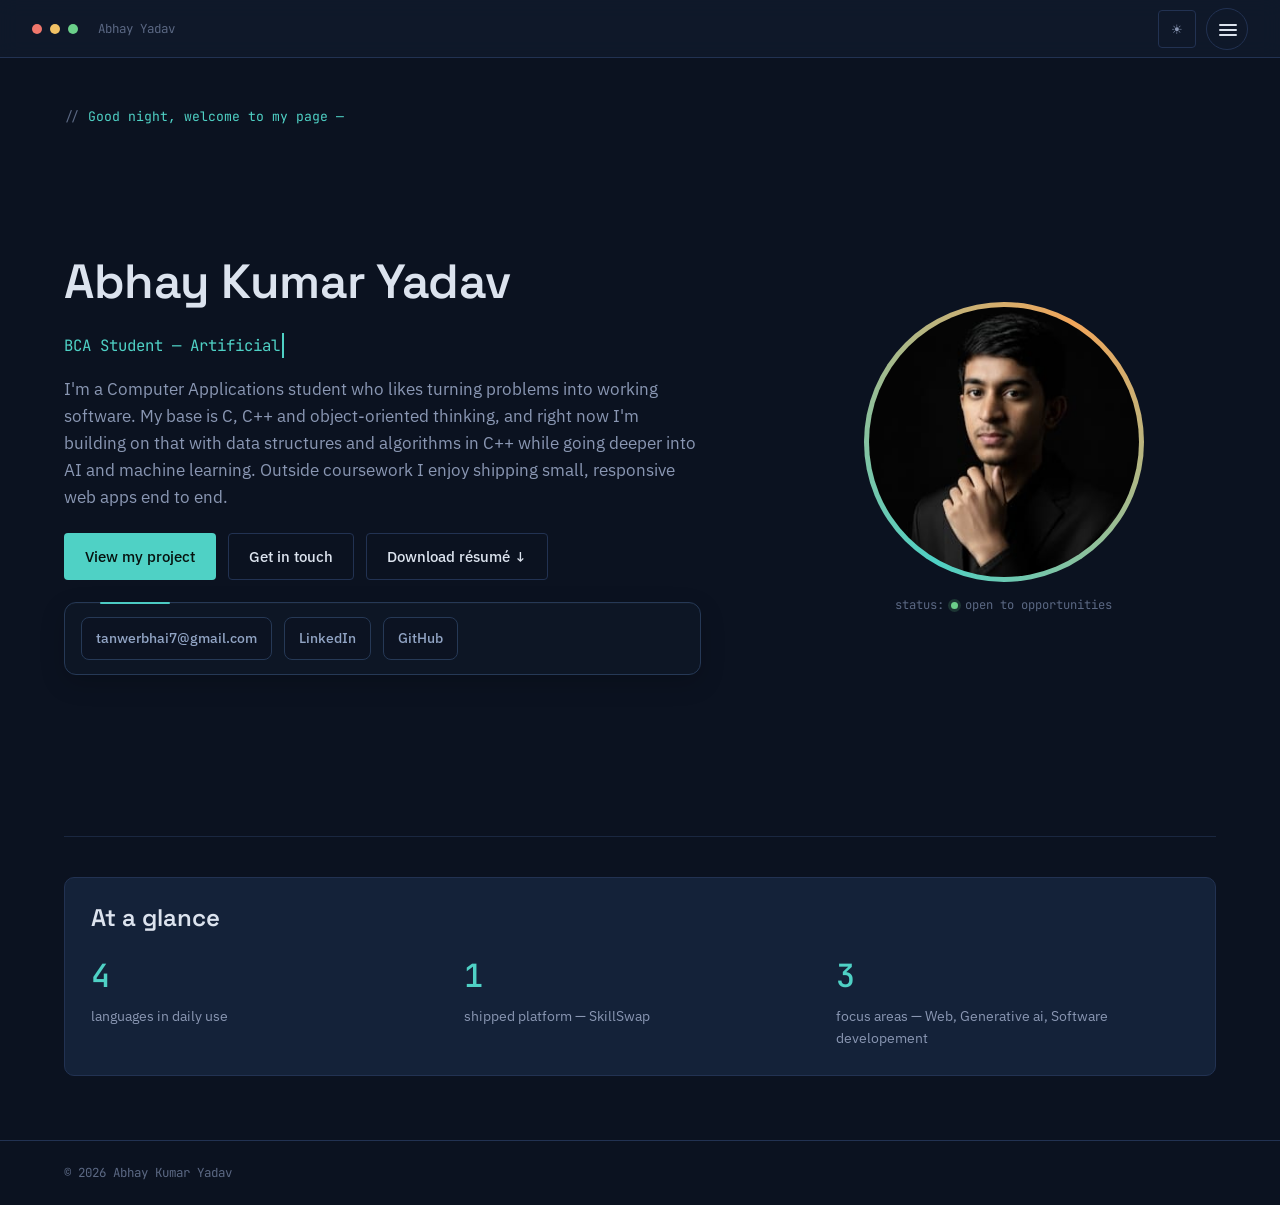
<file: index.html>
<!DOCTYPE html>
<html lang="en">
<head>
<meta charset="UTF-8" />
<meta name="viewport" content="width=device-width, initial-scale=1.0" />
<title>Profile — Abhay Kumar Yadav</title>
<meta name="description" content="Portfolio of Abhay Kumar Yadav, BCA (AI/ML) student." />
<link rel="preconnect" href="https://fonts.googleapis.com">
<link href="https://fonts.googleapis.com/css2?family=Space+Grotesk:wght@500;600;700&family=IBM+Plex+Sans:wght@400;500;600&family=JetBrains+Mono:wght@400;500&display=swap" rel="stylesheet">
<link rel="stylesheet" href="css/style.css" />
<link rel="stylesheet" href="css/home.css" />
</head>
<body>

<header class="topbar">
  <span class="dot red"></span><span class="dot yellow"></span><span class="dot green"></span>
  <span class="topbar-path mono">Abhay Yadav</span>
  <div class="topbar-right">
    <button class="icon-btn" data-theme-toggle aria-label="Switch to light theme">☀</button>
    <button class="menu-btn" data-menu-toggle aria-haspopup="true" aria-expanded="false" aria-controls="site-menu" aria-label="Open menu">
      <span></span><span></span><span></span>
    </button>
  </div>
</header>

<nav class="menu-overlay" id="site-menu" data-menu-overlay aria-label="Section navigation">
  <button class="icon-btn menu-overlay-close" data-menu-close aria-label="Close menu">✕</button>
  <div class="menu-grid">
    <a class="menu-card is-active" href="index.html" data-menu-link aria-current="page">
      <span class="menu-card-index mono">01</span>
      <span class="menu-card-title">Profile</span>
      <span class="menu-card-file mono">profile.js</span>
    </a>
    <a class="menu-card" href="education.html" data-menu-link>
      <span class="menu-card-index mono">02</span>
      <span class="menu-card-title">Education</span>
      <span class="menu-card-file mono">education.md</span>
    </a>
    <a class="menu-card" href="skills.html" data-menu-link>
      <span class="menu-card-index mono">03</span>
      <span class="menu-card-title">Skills</span>
      <span class="menu-card-file mono">skills.json</span>
    </a>
    <a class="menu-card" href="projects.html" data-menu-link>
      <span class="menu-card-index mono">04</span>
      <span class="menu-card-title">Projects</span>
      <span class="menu-card-file mono">projects/</span>
    </a>
    <a class="menu-card" href="certifications.html" data-menu-link>
      <span class="menu-card-index mono">05</span>
      <span class="menu-card-title">Certifications</span>
      <span class="menu-card-file mono">certificates/</span>
    </a>
    <a class="menu-card" href="interests.html" data-menu-link>
      <span class="menu-card-index mono">06</span>
      <span class="menu-card-title">Interests</span>
      <span class="menu-card-file mono">interests.txt</span>
    </a>
    <a class="menu-card" href="contact.html" data-menu-link>
      <span class="menu-card-index mono">07</span>
      <span class="menu-card-title">Contact</span>
      <span class="menu-card-file mono">contact.sh</span>
    </a>
  </div>
</nav>

<main class="page">
  <div class="page-inner">
    <p class="eyebrow-comment" data-greeting>Welcome to my page —</p>

    <section class="hero">
      <div class="hero-text">
        <h1>Abhay Kumar Yadav</h1>
        <p class="role mono" id="typed-role"></p>
        <p class="lede">
          I'm a Computer Applications student who likes turning problems into working software.
          My base is C, C++ and object-oriented thinking, and right now I'm building on that with
          data structures and algorithms in C++ while going deeper into AI and machine learning.
          Outside coursework I enjoy shipping small, responsive web apps end to end.
        </p>
        <div class="btn-row">
          <a class="btn btn-primary" href="projects.html">View my project</a>
          <a class="btn btn-ghost" href="contact.html">Get in touch</a>
          <a class="btn btn-ghost" href="assets/Abhay_Kumar_Yadav_Resume.pdf" download>Download résumé ↓</a>
        </div>
        <ul class="social-row">
          <li><a href="mailto:tanwerbhai7@gmail.com">tanwerbhai7@gmail.com</a></li>
          <li><a href="https://linkedin.com/in/abhay-yadav-942232384" target="_blank" rel="noopener">LinkedIn</a></li>
          <li><a href="https://github.com/tanwerbhai7-glitch" target="_blank" rel="noopener">GitHub</a></li>
        </ul>
      </div>
      <div class="hero-portrait">
        <div class="avatar-ring">
          <img src="Abhay yadav image.jpeg" alt="Portrait of Abhay Kumar Yadav"
               onerror="this.style.display='none'; this.nextElementSibling.style.display='flex';" />
          <div class="avatar-fallback" aria-hidden="true">AY</div>
        </div>
        <p class="avatar-caption mono">status: <span class="status-dot"></span> open to opportunities</p>
      </div>
    </section>

    <section class="panel reveal snapshot">
      <h2>At a glance</h2>
      <div class="snapshot-grid">
        <div>
          <span class="snapshot-num mono">4</span>
          <span class="snapshot-label">languages in daily use</span>
        </div>
        <div>
          <span class="snapshot-num mono">1</span>
          <span class="snapshot-label">shipped platform — SkillSwap</span>
        </div>
        <div>
          <span class="snapshot-num mono">3</span>
          <span class="snapshot-label">focus areas — Web, Generative ai, Software developement</span>
        </div>
      </div>
    </section>
  </div>
</main>

<footer>
  <span>&copy; <span id="year"></span> Abhay Kumar Yadav</span>
</footer>

<button class="back-to-top" data-back-to-top aria-label="Back to top">↑</button>

<script src="js/main.js"></script>
<script src="js/home.js"></script>
<script>document.getElementById('year').textContent = new Date().getFullYear();</script>
</body>
</html>
</file>
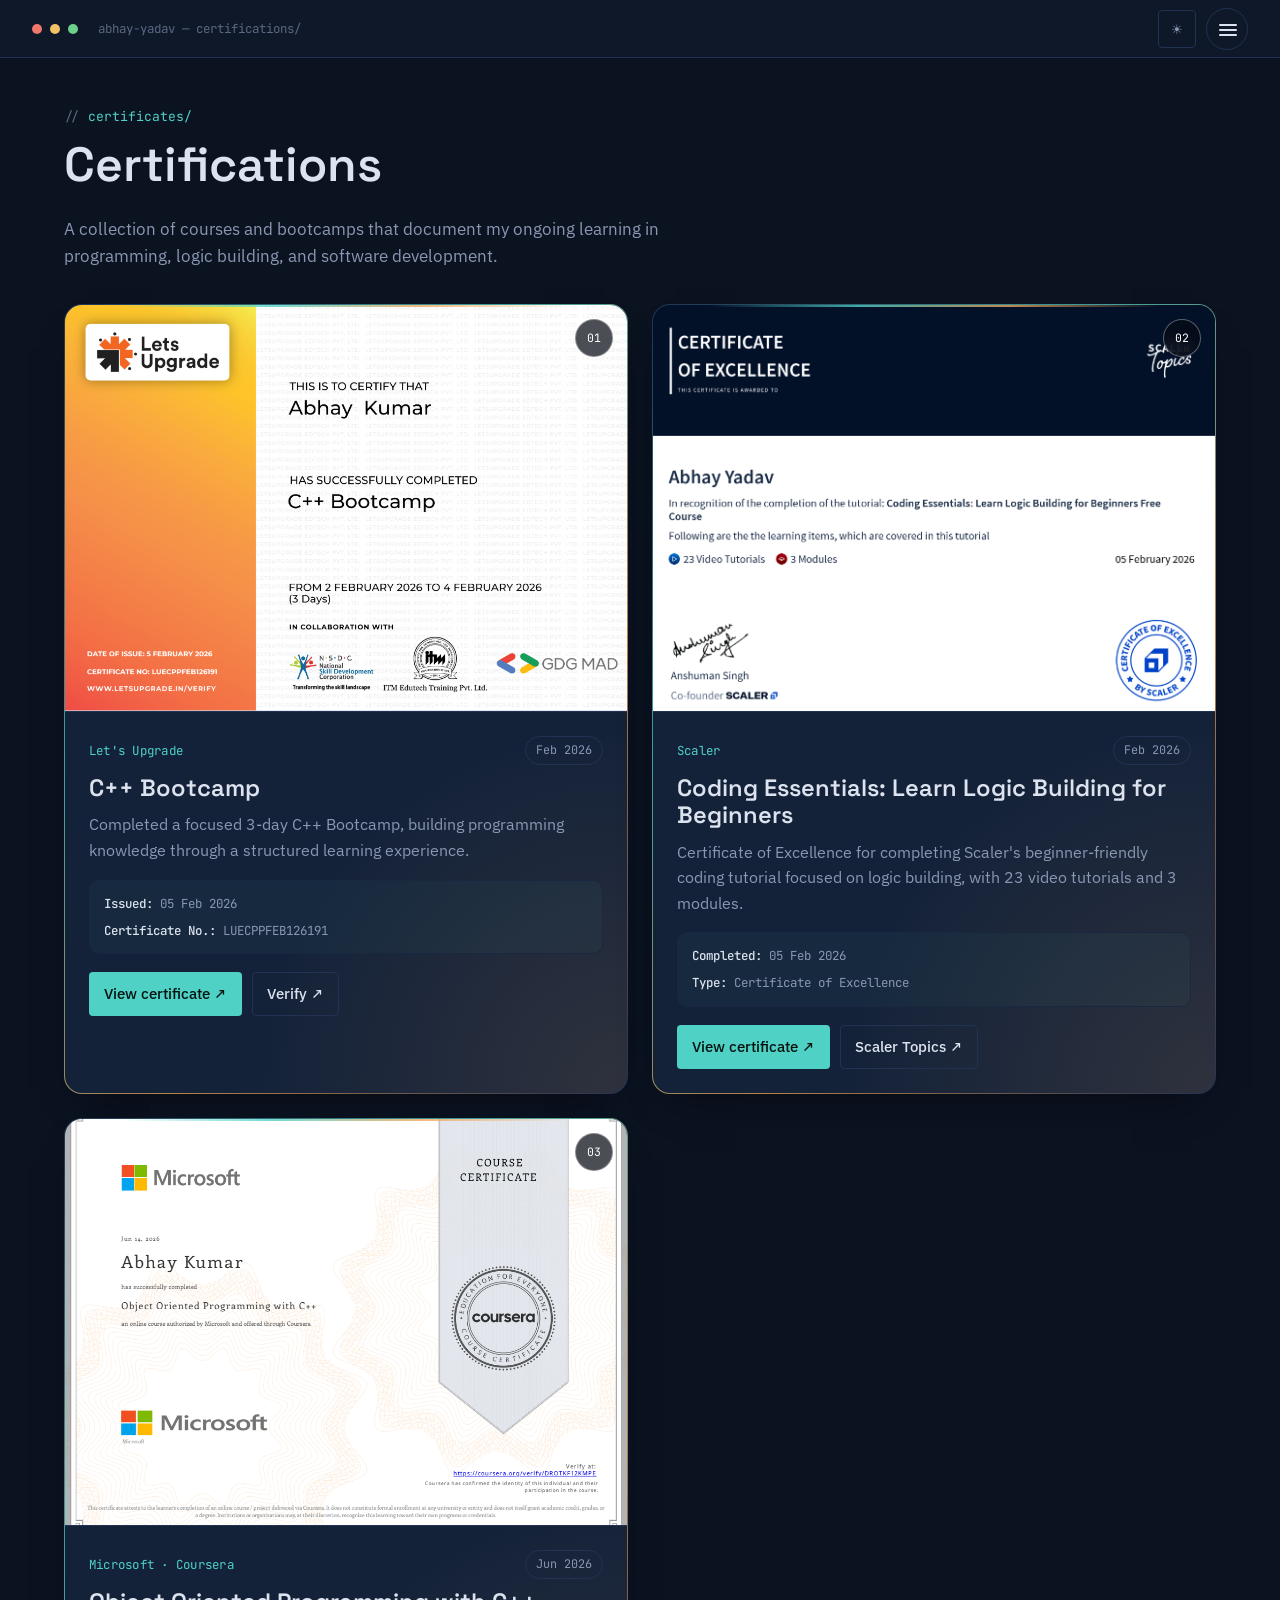
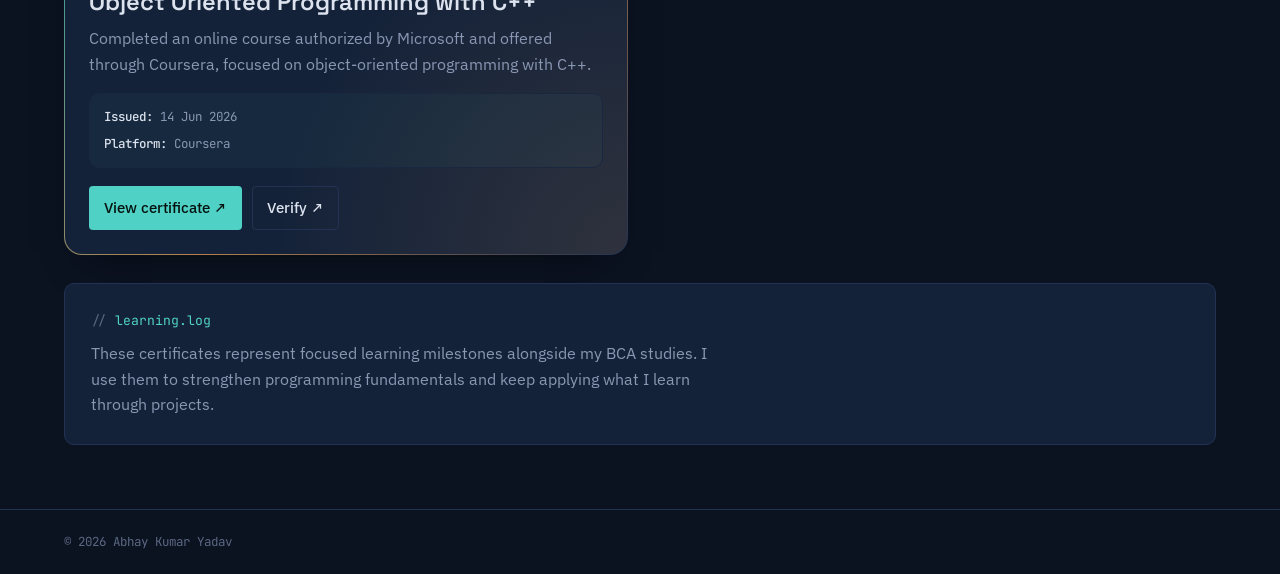
<file: certifications.html>
<!DOCTYPE html>
<html lang="en">
<head>
<meta charset="UTF-8" />
<meta name="viewport" content="width=device-width, initial-scale=1.0" />
<title>Certifications — Abhay Kumar Yadav</title>
<meta name="description" content="Certifications and course achievements of Abhay Kumar Yadav." />
<link rel="preconnect" href="https://fonts.googleapis.com">
<link href="https://fonts.googleapis.com/css2?family=Space+Grotesk:wght@500;600;700&family=IBM+Plex+Sans:wght@400;500;600&family=JetBrains+Mono:wght@400;500&display=swap" rel="stylesheet">
<link rel="stylesheet" href="css/style.css" />
<link rel="stylesheet" href="css/certifications.css" />
</head>
<body>

<header class="topbar">
  <span class="dot red"></span><span class="dot yellow"></span><span class="dot green"></span>
  <span class="topbar-path mono">abhay-yadav — certifications/</span>
  <div class="topbar-right">
    <button class="icon-btn" data-theme-toggle aria-label="Switch to light theme">☀</button>
    <button class="menu-btn" data-menu-toggle aria-haspopup="true" aria-expanded="false" aria-controls="site-menu" aria-label="Open menu">
      <span></span><span></span><span></span>
    </button>
  </div>
</header>

<nav class="menu-overlay" id="site-menu" data-menu-overlay aria-label="Section navigation">
  <button class="icon-btn menu-overlay-close" data-menu-close aria-label="Close menu">✕</button>
  <div class="menu-grid">
    <a class="menu-card" href="index.html" data-menu-link>
      <span class="menu-card-index mono">01</span>
      <span class="menu-card-title">Profile</span>
      <span class="menu-card-file mono">profile.js</span>
    </a>
    <a class="menu-card" href="education.html" data-menu-link>
      <span class="menu-card-index mono">02</span>
      <span class="menu-card-title">Education</span>
      <span class="menu-card-file mono">education.md</span>
    </a>
    <a class="menu-card" href="skills.html" data-menu-link>
      <span class="menu-card-index mono">03</span>
      <span class="menu-card-title">Skills</span>
      <span class="menu-card-file mono">skills.json</span>
    </a>
    <a class="menu-card" href="projects.html" data-menu-link>
      <span class="menu-card-index mono">04</span>
      <span class="menu-card-title">Projects</span>
      <span class="menu-card-file mono">projects/</span>
    </a>
    <a class="menu-card is-active" href="certifications.html" data-menu-link aria-current="page">
      <span class="menu-card-index mono">05</span>
      <span class="menu-card-title">Certifications</span>
      <span class="menu-card-file mono">certificates/</span>
    </a>
    <a class="menu-card" href="interests.html" data-menu-link>
      <span class="menu-card-index mono">06</span>
      <span class="menu-card-title">Interests</span>
      <span class="menu-card-file mono">interests.txt</span>
    </a>
    <a class="menu-card" href="contact.html" data-menu-link>
      <span class="menu-card-index mono">07</span>
      <span class="menu-card-title">Contact</span>
      <span class="menu-card-file mono">contact.sh</span>
    </a>
  </div>
  <p class="menu-footer">press <span class="mono">Esc</span> to close</p>
</nav>

<main class="page">
  <div class="page-inner">
    <p class="eyebrow-comment">certificates/</p>
    <h1>Certifications</h1>
    <p class="lede">A collection of courses and bootcamps that document my ongoing learning in programming, logic building, and software development.</p>

    <section class="cert-grid" aria-label="My certifications">
      <article class="cert-card reveal">
        <div class="cert-image-wrap">
          <img src="assets/certificates/cpp-bootcamp.png" alt="Let's Upgrade C++ Bootcamp certificate awarded to Abhay Kumar" loading="lazy">
          <span class="cert-corner mono">01</span>
        </div>
        <div class="cert-body">
          <div class="cert-meta-row">
            <span class="cert-issuer">Let's Upgrade</span>
            <span class="tag">Feb 2026</span>
          </div>
          <h2>C++ Bootcamp</h2>
          <p>Completed a focused 3-day C++ Bootcamp, building programming knowledge through a structured learning experience.</p>
          <div class="cert-details">
            <span><strong>Issued:</strong> 05 Feb 2026</span>
            <span><strong>Certificate No.:</strong> LUECPPFEB126191</span>
          </div>
          <div class="cert-actions">
            <a class="btn btn-primary" href="assets/certificates/cpp-bootcamp.png" target="_blank" rel="noopener">View certificate ↗</a>
            <a class="btn btn-ghost" href="https://www.letsupgrade.in/verify" target="_blank" rel="noopener">Verify ↗</a>
          </div>
        </div>
      </article>

      <article class="cert-card reveal">
        <div class="cert-image-wrap">
          <img src="assets/certificates/scaler-coding-essentials.png" alt="Scaler Certificate of Excellence for Abhay Yadav" loading="lazy">
          <span class="cert-corner mono">02</span>
        </div>
        <div class="cert-body">
          <div class="cert-meta-row">
            <span class="cert-issuer">Scaler</span>
            <span class="tag">Feb 2026</span>
          </div>
          <h2>Coding Essentials: Learn Logic Building for Beginners</h2>
          <p>Certificate of Excellence for completing Scaler's beginner-friendly coding tutorial focused on logic building, with 23 video tutorials and 3 modules.</p>
          <div class="cert-details">
            <span><strong>Completed:</strong> 05 Feb 2026</span>
            <span><strong>Type:</strong> Certificate of Excellence</span>
          </div>
          <div class="cert-actions">
            <a class="btn btn-primary" href="assets/certificates/scaler-coding-essentials.png" target="_blank" rel="noopener">View certificate ↗</a>
            <a class="btn btn-ghost" href="https://www.scaler.com/topics/" target="_blank" rel="noopener">Scaler Topics ↗</a>
          </div>
        </div>
      </article>

      <article class="cert-card reveal">
        <div class="cert-image-wrap">
          <img src="assets/certificates/microsoft-oop-cpp-coursera.png" alt="Microsoft Object Oriented Programming with C++ course certificate for Abhay Kumar" loading="lazy">
          <span class="cert-corner mono">03</span>
        </div>
        <div class="cert-body">
          <div class="cert-meta-row">
            <span class="cert-issuer">Microsoft · Coursera</span>
            <span class="tag">Jun 2026</span>
          </div>
          <h2>Object Oriented Programming with C++</h2>
          <p>Completed an online course authorized by Microsoft and offered through Coursera, focused on object-oriented programming with C++.</p>
          <div class="cert-details">
            <span><strong>Issued:</strong> 14 Jun 2026</span>
            <span><strong>Platform:</strong> Coursera</span>
          </div>
          <div class="cert-actions">
            <a class="btn btn-primary" href="assets/certificates/microsoft-oop-cpp-coursera.png" target="_blank" rel="noopener">View certificate ↗</a>
            <a class="btn btn-ghost" href="https://coursera.org/verify/DROTKF12KMPE" target="_blank" rel="noopener">Verify ↗</a>
          </div>
        </div>
      </article>
    </section>

    <section class="panel reveal cert-note">
      <p class="eyebrow-comment">learning.log</p>
      <p>These certificates represent focused learning milestones alongside my BCA studies. I use them to strengthen programming fundamentals and keep applying what I learn through projects.</p>
    </section>
  </div>
</main>

<footer>
  <span>&copy; <span id="year"></span> Abhay Kumar Yadav</span>
</footer>

<button class="back-to-top" data-back-to-top aria-label="Back to top">↑</button>

<script src="js/main.js"></script>
<script>document.getElementById('year').textContent = new Date().getFullYear();</script>
</body>
</html>
</file>
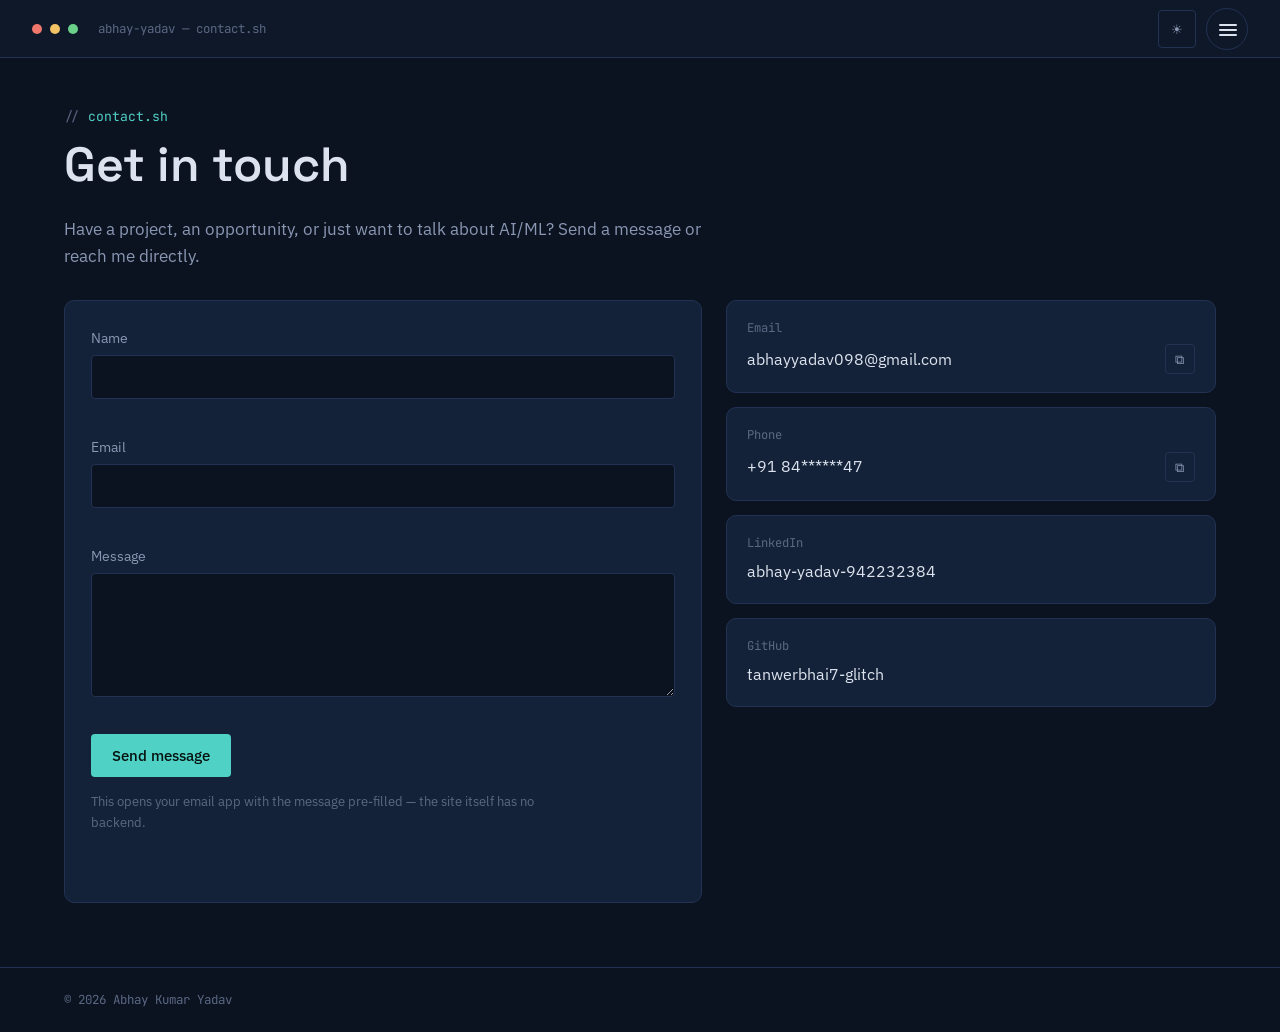
<file: contact.html>
<!DOCTYPE html>
<html lang="en">
<head>
<meta charset="UTF-8" />
<meta name="viewport" content="width=device-width, initial-scale=1.0" />
<title>Contact — Abhay Kumar Yadav</title>
<meta name="description" content="Portfolio of Abhay Kumar Yadav, BCA (AI/ML) student." />

<link rel="preconnect" href="https://fonts.googleapis.com">
<link href="https://fonts.googleapis.com/css2?family=Space+Grotesk:wght@500;600;700&family=IBM+Plex+Sans:wght@400;500;600&family=JetBrains+Mono:wght@400;500&display=swap" rel="stylesheet">

<link rel="stylesheet" href="css/style.css" />
<link rel="stylesheet" href="css/contact.css" />
</head>

<body>

<header class="topbar">
  <span class="dot red"></span>
  <span class="dot yellow"></span>
  <span class="dot green"></span>

  <span class="topbar-path mono">abhay-yadav — contact.sh</span>

  <div class="topbar-right">
    <button class="icon-btn" data-theme-toggle aria-label="Switch to light theme">☀</button>

    <button
      class="menu-btn"
      data-menu-toggle
      aria-haspopup="true"
      aria-expanded="false"
      aria-controls="site-menu"
      aria-label="Open menu"
    >
      <span></span>
      <span></span>
      <span></span>
    </button>
  </div>
</header>


<nav
  class="menu-overlay"
  id="site-menu"
  data-menu-overlay
  aria-label="Section navigation"
>

  <button
    class="icon-btn menu-overlay-close"
    data-menu-close
    aria-label="Close menu"
  >
    ✕
  </button>

  <div class="menu-grid">

    <a class="menu-card" href="index.html" data-menu-link>
      <span class="menu-card-index mono">01</span>
      <span class="menu-card-title">Profile</span>
      <span class="menu-card-file mono">profile.js</span>
    </a>

    <a class="menu-card" href="education.html" data-menu-link>
      <span class="menu-card-index mono">02</span>
      <span class="menu-card-title">Education</span>
      <span class="menu-card-file mono">education.md</span>
    </a>

    <a class="menu-card" href="skills.html" data-menu-link>
      <span class="menu-card-index mono">03</span>
      <span class="menu-card-title">Skills</span>
      <span class="menu-card-file mono">skills.json</span>
    </a>

    <a class="menu-card" href="projects.html" data-menu-link>
      <span class="menu-card-index mono">04</span>
      <span class="menu-card-title">Projects</span>
      <span class="menu-card-file mono">projects/</span>
    </a>

    <a class="menu-card" href="certifications.html" data-menu-link>
      <span class="menu-card-index mono">05</span>
      <span class="menu-card-title">Certifications</span>
      <span class="menu-card-file mono">certificates/</span>
    </a>

    <a class="menu-card" href="interests.html" data-menu-link>
      <span class="menu-card-index mono">06</span>
      <span class="menu-card-title">Interests</span>
      <span class="menu-card-file mono">interests.txt</span>
    </a>

    <a
      class="menu-card is-active"
      href="contact.html"
      data-menu-link
      aria-current="page"
    >
      <span class="menu-card-index mono">06</span>
      <span class="menu-card-title">Contact</span>
      <span class="menu-card-file mono">contact.sh</span>
    </a>

  </div>

  <p class="menu-footer">
    press <span class="mono">Esc</span> to close
  </p>

</nav>


<main class="page">

  <div class="page-inner">

    <p class="eyebrow-comment">contact.sh</p>

    <h1>Get in touch</h1>

    <p class="lede">
      Have a project, an opportunity, or just want to talk about AI/ML?
      Send a message or reach me directly.
    </p>


    <div class="contact-layout">

      <!-- Contact Form -->
      <form
        class="panel reveal contact-form"
        id="contact-form"
        novalidate
      >

        <div class="field">

          <label for="name">Name</label>

          <input
            type="text"
            id="name"
            name="name"
            required
            autocomplete="name"
          />

          <span
            class="field-error"
            data-error-for="name"
          ></span>

        </div>


        <div class="field">

          <label for="email">Email</label>

          <input
            type="email"
            id="email"
            name="email"
            required
            autocomplete="email"
          />

          <span
            class="field-error"
            data-error-for="email"
          ></span>

        </div>


        <div class="field">

          <label for="message">Message</label>

          <textarea
            id="message"
            name="message"
            rows="5"
            required
          ></textarea>

          <span
            class="field-error"
            data-error-for="message"
          ></span>

        </div>


        <button
          type="submit"
          class="btn btn-primary"
        >
          Send message
        </button>


        <p class="form-note">
          This opens your email app with the message pre-filled —
          the site itself has no backend.
        </p>

        <p
          class="form-status"
          data-form-status
          role="status"
          aria-live="polite"
        ></p>

      </form>


      <!-- Contact Information -->
      <aside class="contact-cards">


        <!-- Email -->
        <div class="panel reveal contact-card">

          <span class="contact-label mono">
            Email
          </span>

          <div class="contact-value-row">

            <a href="mailto:abhayyadav098@gmail.com">
              abhayyadav098@gmail.com
            </a>

            <button
              class="icon-btn"
              data-copy="abhayyadav098@gmail.com"
              aria-label="Copy email"
            >
              ⧉
            </button>

          </div>

        </div>


        <!-- Phone -->
        <div class="panel reveal contact-card">

          <span class="contact-label mono">
            Phone
          </span>

          <div class="contact-value-row">

            <a href="tel:+918407814247">
              +91 84******47
            </a>

            <button
              class="icon-btn"
              data-copy="+91 84078 14247"
              aria-label="Copy phone number"
            >
              ⧉
            </button>

          </div>

        </div>


        <!-- LinkedIn -->
        <div class="panel reveal contact-card">

          <span class="contact-label mono">
            LinkedIn
          </span>

          <div class="contact-value-row">

            <a
              href="https://linkedin.com/in/abhay-yadav-942232384"
              target="_blank"
              rel="noopener"
            >
              abhay-yadav-942232384
            </a>

          </div>

        </div>


        <!-- GitHub -->
        <div class="panel reveal contact-card">

          <span class="contact-label mono">
            GitHub
          </span>

          <div class="contact-value-row">

            <a
              href="https://github.com/tanwerbhai7-glitch"
              target="_blank"
              rel="noopener"
            >
              tanwerbhai7-glitch
            </a>

          </div>

        </div>

      </aside>

    </div>

  </div>

</main>


<footer>

  <span>
    &copy;
    <span id="year"></span>
    Abhay Kumar Yadav
  </span>

</footer>


<button
  class="back-to-top"
  data-back-to-top
  aria-label="Back to top"
>
  ↑
</button>


<script src="js/main.js"></script>
<script src="js/contact.js"></script>

<script>
  document.getElementById('year').textContent =
    new Date().getFullYear();
</script>

</body>
</html>
</file>
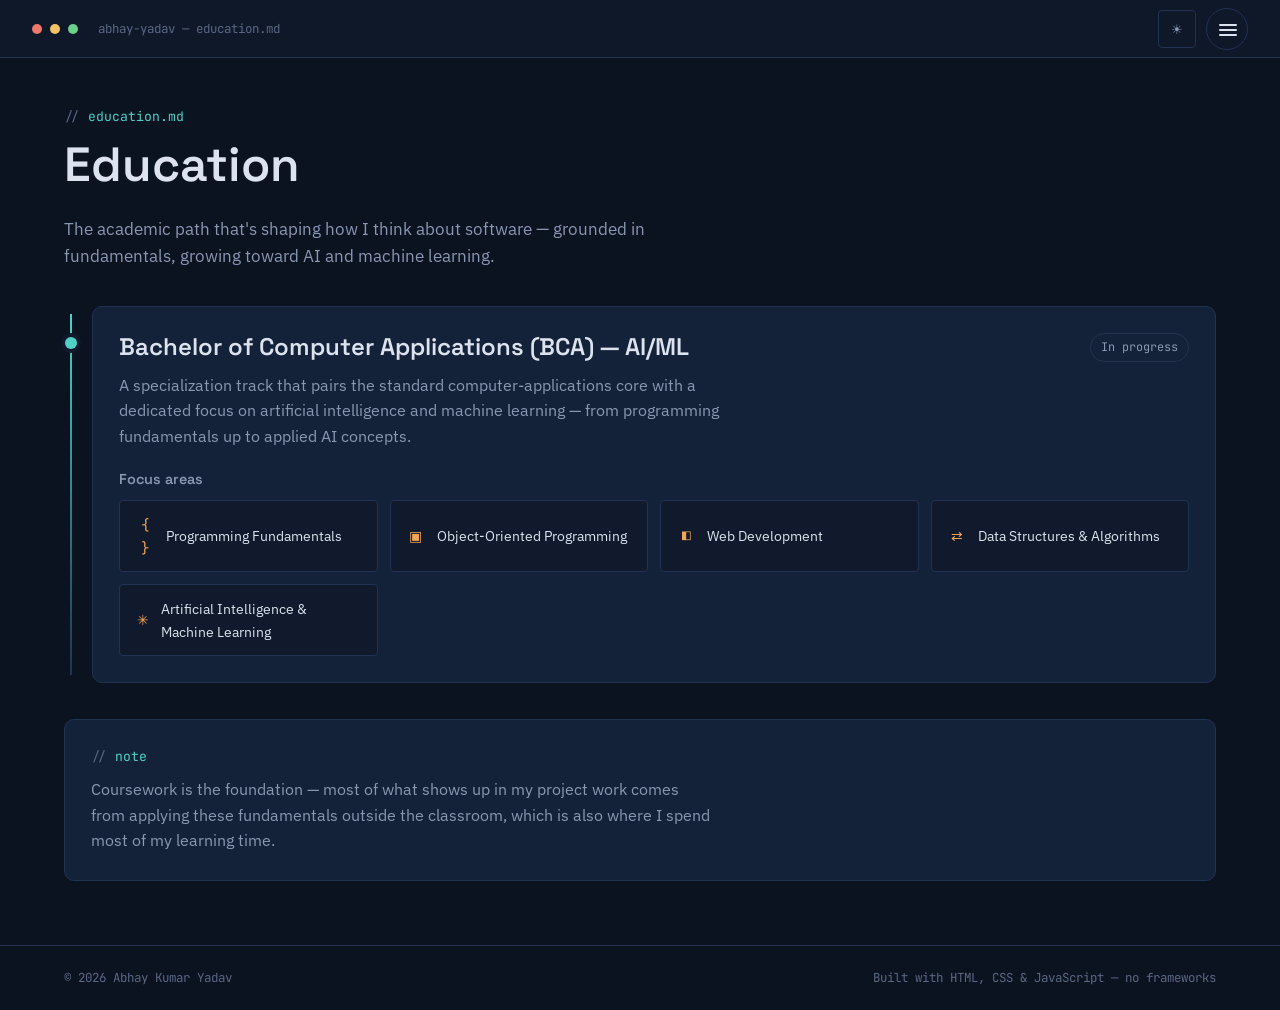
<file: education.html>
<!DOCTYPE html>
<html lang="en">
<head>
<meta charset="UTF-8" />
<meta name="viewport" content="width=device-width, initial-scale=1.0" />
<title>Education — Abhay Kumar Yadav</title>
<meta name="description" content="Portfolio of Abhay Kumar Yadav, BCA (AI/ML) student." />
<link rel="preconnect" href="https://fonts.googleapis.com">
<link href="https://fonts.googleapis.com/css2?family=Space+Grotesk:wght@500;600;700&family=IBM+Plex+Sans:wght@400;500;600&family=JetBrains+Mono:wght@400;500&display=swap" rel="stylesheet">
<link rel="stylesheet" href="css/style.css" />
<link rel="stylesheet" href="css/education.css" />
</head>
<body>

<header class="topbar">
  <span class="dot red"></span><span class="dot yellow"></span><span class="dot green"></span>
  <span class="topbar-path mono">abhay-yadav — education.md</span>
  <div class="topbar-right">
    <button class="icon-btn" data-theme-toggle aria-label="Switch to light theme">☀</button>
    <button class="menu-btn" data-menu-toggle aria-haspopup="true" aria-expanded="false" aria-controls="site-menu" aria-label="Open menu">
      <span></span><span></span><span></span>
    </button>
  </div>
</header>

<nav class="menu-overlay" id="site-menu" data-menu-overlay aria-label="Section navigation">
  <button class="icon-btn menu-overlay-close" data-menu-close aria-label="Close menu">✕</button>
  <div class="menu-grid">
    <a class="menu-card" href="index.html" data-menu-link>
      <span class="menu-card-index mono">01</span>
      <span class="menu-card-title">Profile</span>
      <span class="menu-card-file mono">profile.js</span>
    </a>
    <a class="menu-card is-active" href="education.html" data-menu-link aria-current="page">
      <span class="menu-card-index mono">02</span>
      <span class="menu-card-title">Education</span>
      <span class="menu-card-file mono">education.md</span>
    </a>
    <a class="menu-card" href="skills.html" data-menu-link>
      <span class="menu-card-index mono">03</span>
      <span class="menu-card-title">Skills</span>
      <span class="menu-card-file mono">skills.json</span>
    </a>
    <a class="menu-card" href="projects.html" data-menu-link>
      <span class="menu-card-index mono">04</span>
      <span class="menu-card-title">Projects</span>
      <span class="menu-card-file mono">projects/</span>
    </a>
    <a class="menu-card" href="certifications.html" data-menu-link>
      <span class="menu-card-index mono">05</span>
      <span class="menu-card-title">Certifications</span>
      <span class="menu-card-file mono">certificates/</span>
    </a>
    <a class="menu-card" href="interests.html" data-menu-link>
      <span class="menu-card-index mono">06</span>
      <span class="menu-card-title">Interests</span>
      <span class="menu-card-file mono">interests.txt</span>
    </a>
    <a class="menu-card" href="contact.html" data-menu-link>
      <span class="menu-card-index mono">07</span>
      <span class="menu-card-title">Contact</span>
      <span class="menu-card-file mono">contact.sh</span>
    </a>
  </div>
  <p class="menu-footer">press <span class="mono">Esc</span> to close</p>
</nav>

<main class="page">
  <div class="page-inner">
    <p class="eyebrow-comment">education.md</p>
    <h1>Education</h1>
    <p class="lede">The academic path that's shaping how I think about software — grounded in fundamentals, growing toward AI and machine learning.</p>

    <div class="timeline">
      <div class="timeline-marker" aria-hidden="true"></div>

      <article class="edu-card panel reveal">
        <div class="edu-card-head">
          <h2>Bachelor of Computer Applications (BCA) — AI/ML</h2>
          <span class="tag">In progress</span>
        </div>
        <p>
          A specialization track that pairs the standard computer-applications core with a dedicated
          focus on artificial intelligence and machine learning — from programming fundamentals up to
          applied AI concepts.
        </p>
        <h3 class="focus-heading">Focus areas</h3>
        <ul class="focus-grid">
          <li><span class="focus-icon" aria-hidden="true">{ }</span>Programming Fundamentals</li>
          <li><span class="focus-icon" aria-hidden="true">▣</span>Object-Oriented Programming</li>
          <li><span class="focus-icon" aria-hidden="true">◧</span>Web Development</li>
          <li><span class="focus-icon" aria-hidden="true">⇄</span>Data Structures &amp; Algorithms</li>
          <li><span class="focus-icon" aria-hidden="true">✳</span>Artificial Intelligence &amp; Machine Learning</li>
        </ul>
      </article>
    </div>

    <section class="panel reveal note-panel">
      <p class="eyebrow-comment">note</p>
      <p>
        Coursework is the foundation — most of what shows up in <a href="projects.html">my project work</a>
        comes from applying these fundamentals outside the classroom, which is also where I spend most of
        my learning time.
      </p>
    </section>
  </div>
</main>

<footer>
  <span>&copy; <span id="year"></span> Abhay Kumar Yadav</span>
  <span>Built with HTML, CSS &amp; JavaScript — no frameworks</span>
</footer>

<button class="back-to-top" data-back-to-top aria-label="Back to top">↑</button>

<script src="js/main.js"></script>

<script>document.getElementById('year').textContent = new Date().getFullYear();</script>
</body>
</html>
</file>
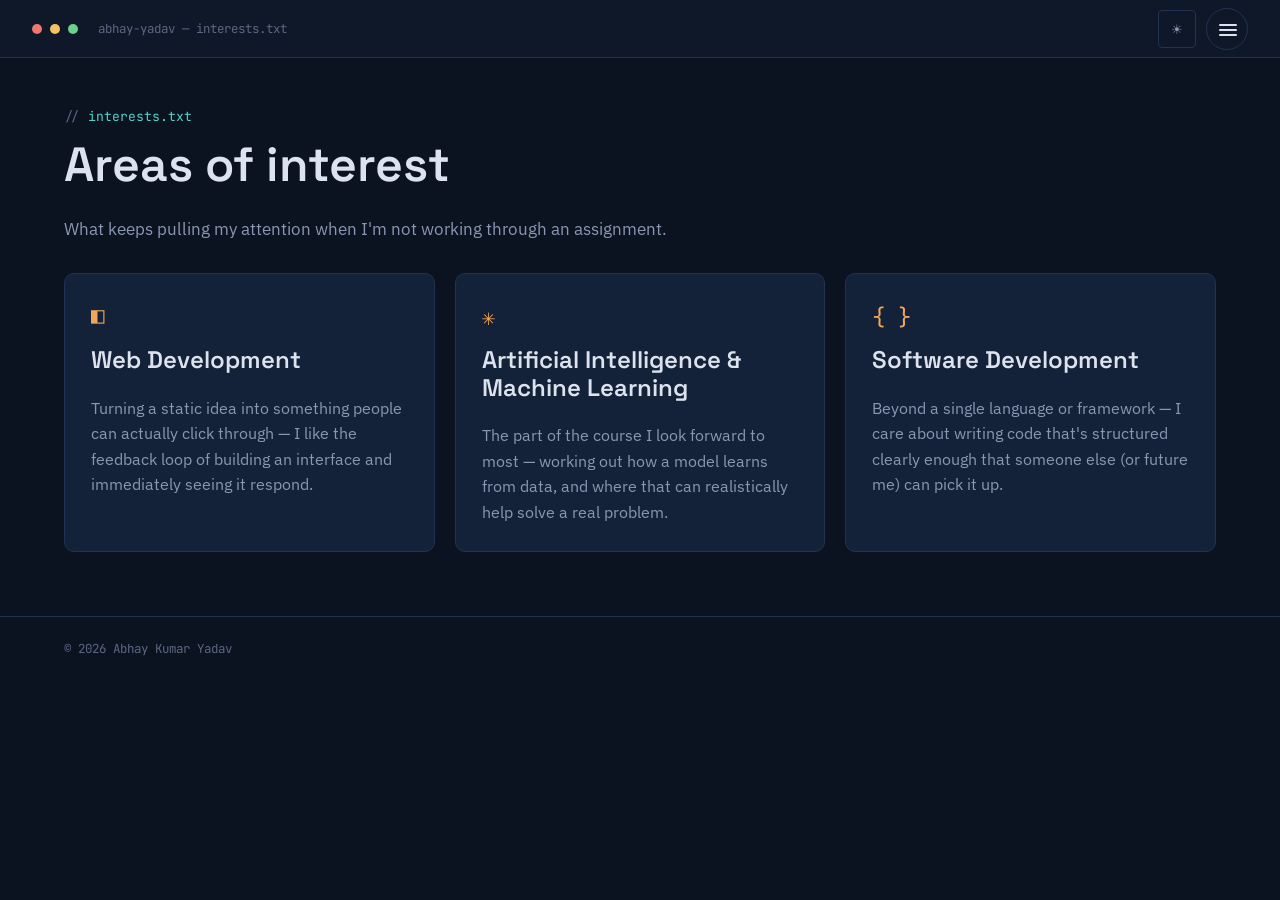
<file: interests.html>
<!DOCTYPE html>
<html lang="en">
<head>
<meta charset="UTF-8" />
<meta name="viewport" content="width=device-width, initial-scale=1.0" />
<title>Interests — Abhay Kumar Yadav</title>
<meta name="description" content="Portfolio of Abhay Kumar Yadav, BCA (AI/ML) student." />
<link rel="preconnect" href="https://fonts.googleapis.com">
<link href="https://fonts.googleapis.com/css2?family=Space+Grotesk:wght@500;600;700&family=IBM+Plex+Sans:wght@400;500;600&family=JetBrains+Mono:wght@400;500&display=swap" rel="stylesheet">
<link rel="stylesheet" href="css/style.css" />
<link rel="stylesheet" href="css/interests.css" />
</head>
<body>

<header class="topbar">
  <span class="dot red"></span><span class="dot yellow"></span><span class="dot green"></span>
  <span class="topbar-path mono">abhay-yadav — interests.txt</span>
  <div class="topbar-right">
    <button class="icon-btn" data-theme-toggle aria-label="Switch to light theme">☀</button>
    <button class="menu-btn" data-menu-toggle aria-haspopup="true" aria-expanded="false" aria-controls="site-menu" aria-label="Open menu">
      <span></span><span></span><span></span>
    </button>
  </div>
</header>

<nav class="menu-overlay" id="site-menu" data-menu-overlay aria-label="Section navigation">
  <button class="icon-btn menu-overlay-close" data-menu-close aria-label="Close menu">✕</button>
  <div class="menu-grid">
    <a class="menu-card" href="index.html" data-menu-link>
      <span class="menu-card-index mono">01</span>
      <span class="menu-card-title">Profile</span>
      <span class="menu-card-file mono">profile.js</span>
    </a>
    <a class="menu-card" href="education.html" data-menu-link>
      <span class="menu-card-index mono">02</span>
      <span class="menu-card-title">Education</span>
      <span class="menu-card-file mono">education.md</span>
    </a>
    <a class="menu-card" href="skills.html" data-menu-link>
      <span class="menu-card-index mono">03</span>
      <span class="menu-card-title">Skills</span>
      <span class="menu-card-file mono">skills.json</span>
    </a>
    <a class="menu-card" href="projects.html" data-menu-link>
      <span class="menu-card-index mono">04</span>
      <span class="menu-card-title">Projects</span>
      <span class="menu-card-file mono">projects/</span>
    </a>
    <a class="menu-card is-active" href="interests.html" data-menu-link aria-current="page">
      <span class="menu-card-index mono">05</span>
      <span class="menu-card-title">Interests</span>
      <span class="menu-card-file mono">interests.txt</span>
    </a>
    <a class="menu-card" href="contact.html" data-menu-link>
      <span class="menu-card-index mono">07</span>
      <span class="menu-card-title">Contact</span>
      <span class="menu-card-file mono">contact.sh</span>
    </a>
  </div>
  <p class="menu-footer">press <span class="mono">Esc</span> to close</p>
</nav>

<main class="page">
  <div class="page-inner">
    <p class="eyebrow-comment">interests.txt</p>
    <h1>Areas of interest</h1>
    <p class="lede">What keeps pulling my attention when I'm not working through an assignment.</p>

    <div class="interest-grid">
      <article class="panel reveal interest-card">
        <span class="interest-icon" aria-hidden="true">◧</span>
        <h2>Web Development</h2>
        <p>Turning a static idea into something people can actually click through — I like the
          feedback loop of building an interface and immediately seeing it respond.</p>
      </article>

      <article class="panel reveal interest-card">
        <span class="interest-icon" aria-hidden="true">✳</span>
        <h2>Artificial Intelligence &amp; Machine Learning</h2>
        <p>The part of the course I look forward to most — working out how a model learns from
          data, and where that can realistically help solve a real problem.</p>
      </article>

      <article class="panel reveal interest-card">
        <span class="interest-icon" aria-hidden="true">{ }</span>
        <h2>Software Development</h2>
        <p>Beyond a single language or framework — I care about writing code that's structured
          clearly enough that someone else (or future me) can pick it up.</p>
      </article>
    </div>
  </div>
</main>

<footer>
  <span>&copy; <span id="year"></span> Abhay Kumar Yadav</span>
</footer>

<button class="back-to-top" data-back-to-top aria-label="Back to top">↑</button>

<script src="js/main.js"></script>

<script>document.getElementById('year').textContent = new Date().getFullYear();</script>
</body>
</html>
</file>
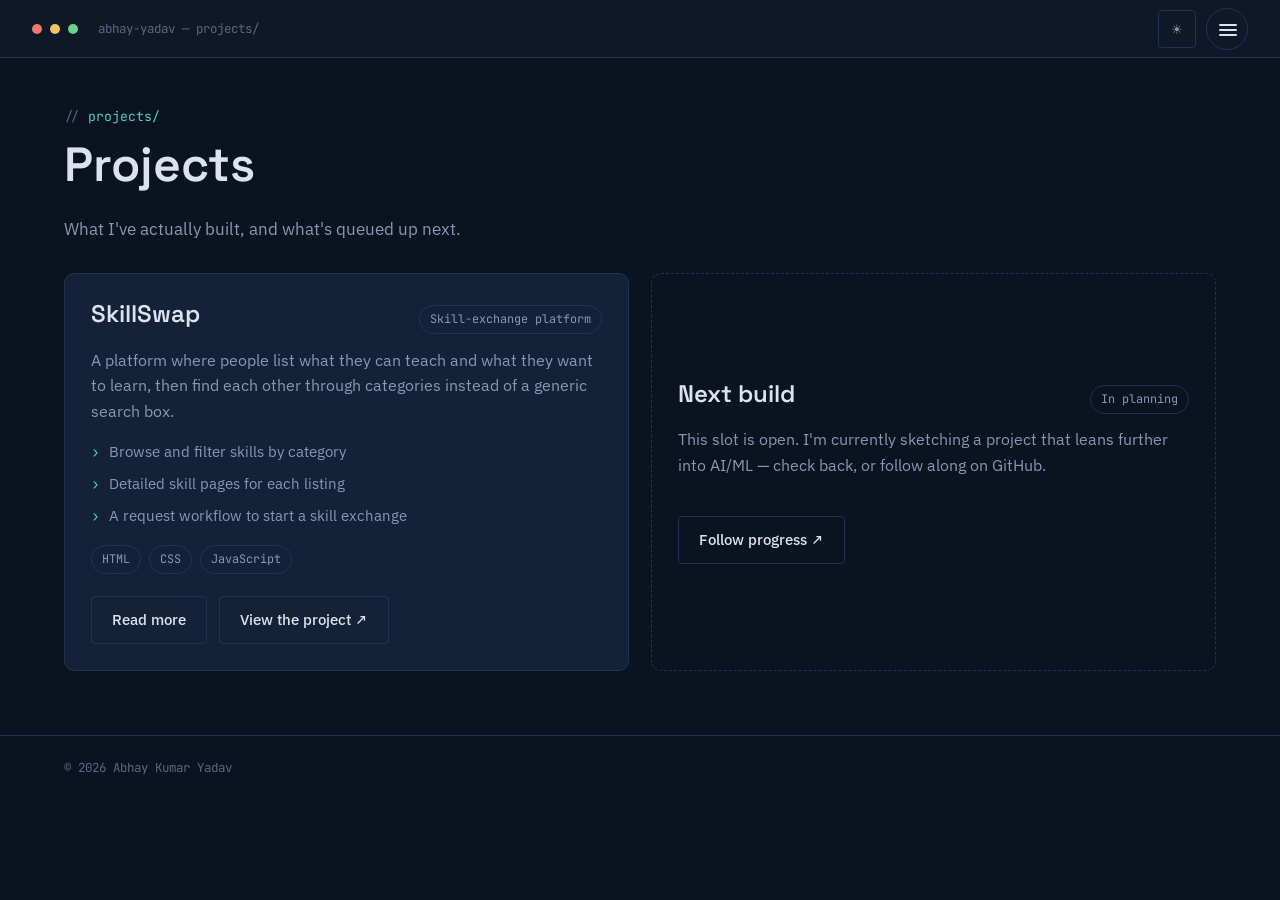
<file: projects.html>
<!DOCTYPE html>
<html lang="en">
<head>
<meta charset="UTF-8" />
<meta name="viewport" content="width=device-width, initial-scale=1.0" />
<title>Projects — Abhay Kumar Yadav</title>
<meta name="description" content="Portfolio of Abhay Kumar Yadav, BCA (AI/ML) student." />
<link rel="preconnect" href="https://fonts.googleapis.com">
<link href="https://fonts.googleapis.com/css2?family=Space+Grotesk:wght@500;600;700&family=IBM+Plex+Sans:wght@400;500;600&family=JetBrains+Mono:wght@400;500&display=swap" rel="stylesheet">
<link rel="stylesheet" href="css/style.css" />
<link rel="stylesheet" href="css/projects.css" />
</head>
<body>

<header class="topbar">
  <span class="dot red"></span><span class="dot yellow"></span><span class="dot green"></span>
  <span class="topbar-path mono">abhay-yadav — projects/</span>
  <div class="topbar-right">
    <button class="icon-btn" data-theme-toggle aria-label="Switch to light theme">☀</button>
    <button class="menu-btn" data-menu-toggle aria-haspopup="true" aria-expanded="false" aria-controls="site-menu" aria-label="Open menu">
      <span></span><span></span><span></span>
    </button>
  </div>
</header>

<nav class="menu-overlay" id="site-menu" data-menu-overlay aria-label="Section navigation">
  <button class="icon-btn menu-overlay-close" data-menu-close aria-label="Close menu">✕</button>
  <div class="menu-grid">
    <a class="menu-card" href="index.html" data-menu-link>
      <span class="menu-card-index mono">01</span>
      <span class="menu-card-title">Profile</span>
      <span class="menu-card-file mono">profile.js</span>
    </a>
    <a class="menu-card" href="education.html" data-menu-link>
      <span class="menu-card-index mono">02</span>
      <span class="menu-card-title">Education</span>
      <span class="menu-card-file mono">education.md</span>
    </a>
    <a class="menu-card" href="skills.html" data-menu-link>
      <span class="menu-card-index mono">03</span>
      <span class="menu-card-title">Skills</span>
      <span class="menu-card-file mono">skills.json</span>
    </a>
    <a class="menu-card is-active" href="projects.html" data-menu-link aria-current="page">
      <span class="menu-card-index mono">04</span>
      <span class="menu-card-title">Projects</span>
      <span class="menu-card-file mono">projects/</span>
    </a>
    <a class="menu-card" href="certifications.html" data-menu-link>
      <span class="menu-card-index mono">05</span>
      <span class="menu-card-title">Certifications</span>
      <span class="menu-card-file mono">certificates/</span>
    </a>
    <a class="menu-card" href="interests.html" data-menu-link>
      <span class="menu-card-index mono">06</span>
      <span class="menu-card-title">Interests</span>
      <span class="menu-card-file mono">interests.txt</span>
    </a>
    <a class="menu-card" href="contact.html" data-menu-link>
      <span class="menu-card-index mono">07</span>
      <span class="menu-card-title">Contact</span>
      <span class="menu-card-file mono">contact.sh</span>
    </a>
  </div>
  <p class="menu-footer">press <span class="mono">Esc</span> to close</p>
</nav>

<main class="page">
  <div class="page-inner">
    <p class="eyebrow-comment">projects/</p>
    <h1>Projects</h1>
    <p class="lede">What I've actually built, and what's queued up next.</p>

    <div class="project-grid">
      <article class="panel reveal project-card" data-project>
        <div class="project-card-top">
          <h2>SkillSwap</h2>
          <span class="tag">Skill-exchange platform</span>
        </div>
        <p>
          A platform where people list what they can teach and what they want to learn, then
          find each other through categories instead of a generic search box.
        </p>
        <ul class="project-points">
          <li>Browse and filter skills by category</li>
          <li>Detailed skill pages for each listing</li>
          <li>A request workflow to start a skill exchange</li>
        </ul>
        <div class="project-tags">
          <span class="tag">HTML</span>
          <span class="tag">CSS</span>
          <span class="tag">JavaScript</span>
        </div>
        <div class="btn-row">
          <button class="btn btn-ghost" data-open-modal="skillswap">Read more</button>
          <a class="btn btn-ghost" href="https://tanwerbhai7-glitch.github.io/skillswap/" target="_blank" rel="noopener">View the project ↗</a>
        </div>
      </article>

      <article class="panel reveal project-card project-card-empty">
        <div class="project-card-top">
          <h2>Next build</h2>
          <span class="tag">In planning</span>
        </div>
        <p>
          This slot is open. I'm currently sketching a project that leans further into AI/ML —
          check back, or follow along on GitHub.
        </p>
        <div class="btn-row">
          <a class="btn btn-ghost" href="https://github.com/tanwerbhai7-glitch" target="_blank" rel="noopener">Follow progress ↗</a>
        </div>
      </article>
    </div>

    <div class="modal-backdrop" data-modal-backdrop hidden>
      <div class="modal" role="dialog" aria-modal="true" aria-labelledby="modal-title">
        <button class="icon-btn modal-close" data-close-modal aria-label="Close">✕</button>
        <h2 id="modal-title">SkillSwap — Skill Exchange Platform</h2>
        <p>
          SkillSwap is built around a simple idea: everyone has something to teach and something
          they want to learn. Instead of a flat directory, listings are organised by category so a
          visitor can browse toward what interests them.
        </p>
        <h3>Highlights</h3>
        <ul class="project-points">
          <li>Category-based browsing to discover relevant skills quickly</li>
          <li>Detailed skill views with the information a learner actually needs</li>
          <li>A request workflow that turns interest into an actual exchange</li>
          <li>Interactive, responsive interface built for everyday use</li>
        </ul>
        <div class="project-tags modal-stack">
          <span class="tag">HTML</span>
          <span class="tag">CSS</span>
          <span class="tag">JavaScript</span>
        </div>
      </div>
    </div>
  </div>
</main>

<footer>
  <span>&copy; <span id="year"></span> Abhay Kumar Yadav</span>
</footer>

<button class="back-to-top" data-back-to-top aria-label="Back to top">↑</button>

<script src="js/main.js"></script>
<script src="js/projects.js"></script>
<script>document.getElementById('year').textContent = new Date().getFullYear();</script>
</body>
</html>
</file>
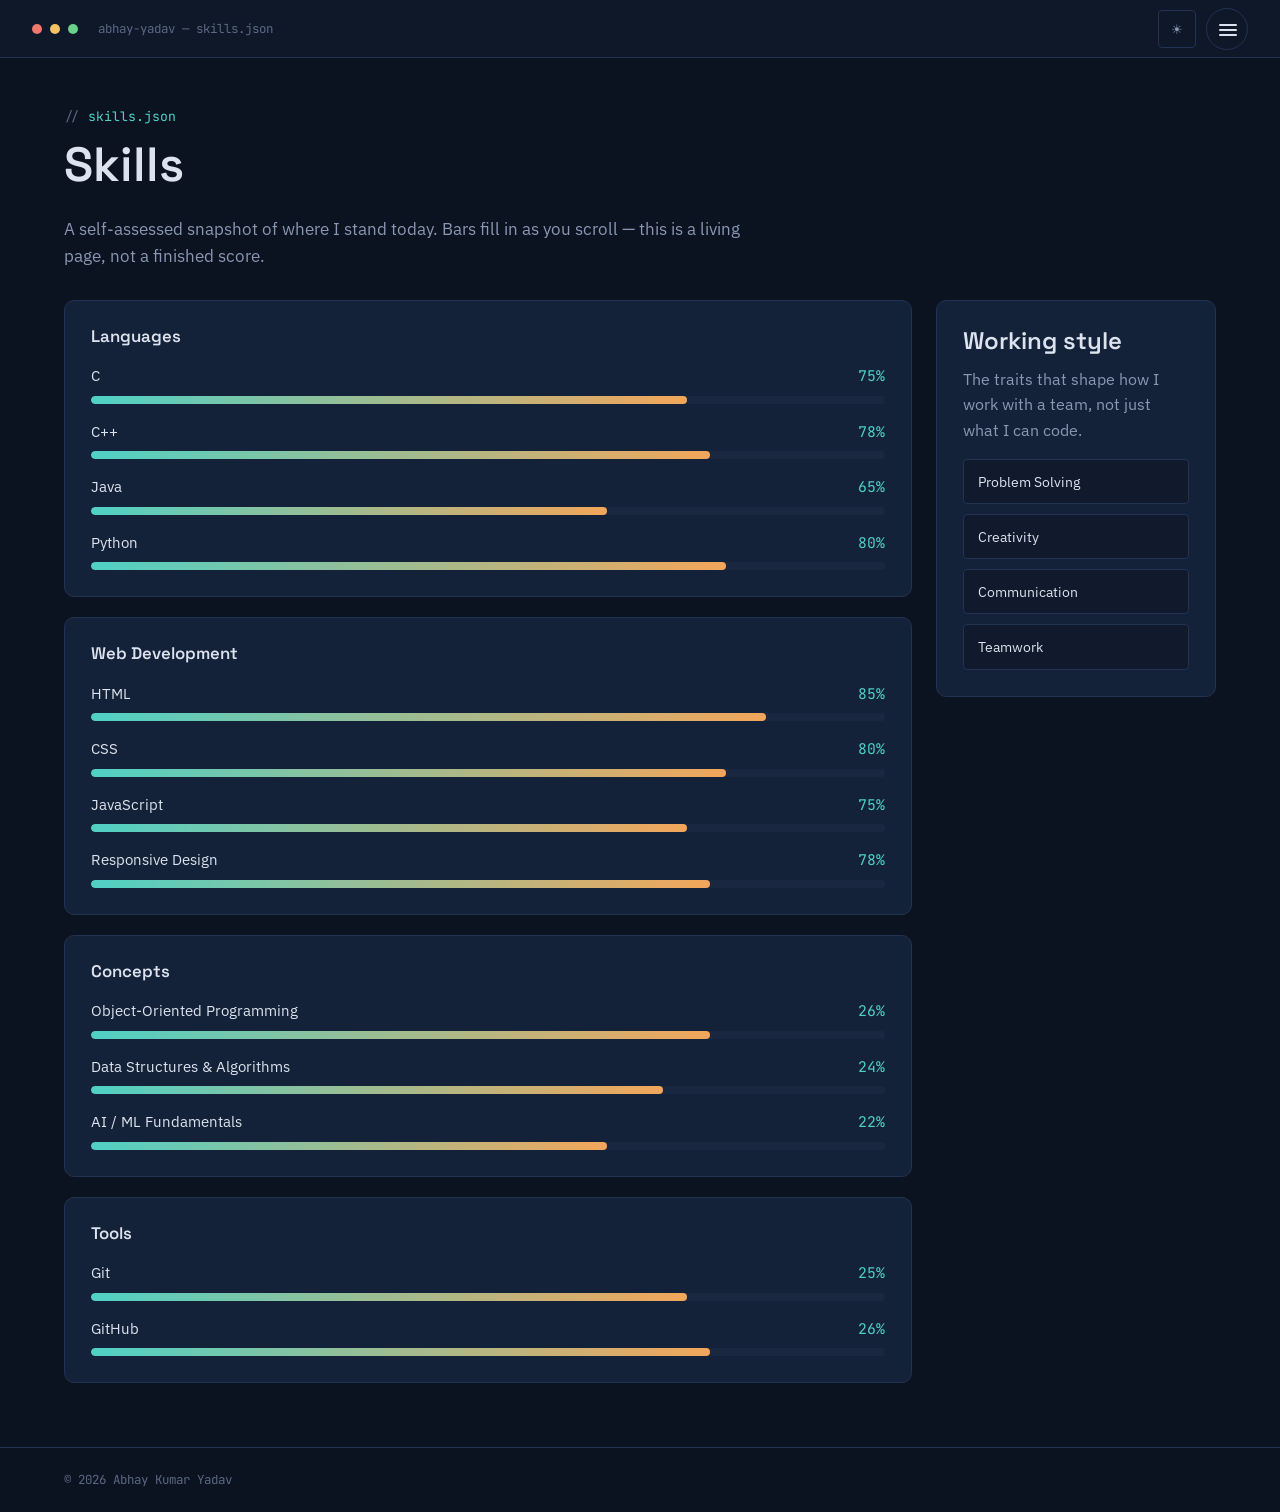
<file: skills.html>
<!DOCTYPE html>
<html lang="en">
<head>
<meta charset="UTF-8" />
<meta name="viewport" content="width=device-width, initial-scale=1.0" />
<title>Skills — Abhay Kumar Yadav</title>
<meta name="description" content="Portfolio of Abhay Kumar Yadav, BCA (AI/ML) student." />
<link rel="preconnect" href="https://fonts.googleapis.com">
<link href="https://fonts.googleapis.com/css2?family=Space+Grotesk:wght@500;600;700&family=IBM+Plex+Sans:wght@400;500;600&family=JetBrains+Mono:wght@400;500&display=swap" rel="stylesheet">
<link rel="stylesheet" href="css/style.css" />
<link rel="stylesheet" href="css/skills.css" />
</head>
<body>

<header class="topbar">
  <span class="dot red"></span><span class="dot yellow"></span><span class="dot green"></span>
  <span class="topbar-path mono">abhay-yadav — skills.json</span>
  <div class="topbar-right">
    <button class="icon-btn" data-theme-toggle aria-label="Switch to light theme">☀</button>
    <button class="menu-btn" data-menu-toggle aria-haspopup="true" aria-expanded="false" aria-controls="site-menu" aria-label="Open menu">
      <span></span><span></span><span></span>
    </button>
  </div>
</header>

<nav class="menu-overlay" id="site-menu" data-menu-overlay aria-label="Section navigation">
  <button class="icon-btn menu-overlay-close" data-menu-close aria-label="Close menu">✕</button>
  <div class="menu-grid">
    <a class="menu-card" href="index.html" data-menu-link>
      <span class="menu-card-index mono">01</span>
      <span class="menu-card-title">Profile</span>
      <span class="menu-card-file mono">profile.js</span>
    </a>
    <a class="menu-card" href="education.html" data-menu-link>
      <span class="menu-card-index mono">02</span>
      <span class="menu-card-title">Education</span>
      <span class="menu-card-file mono">education.md</span>
    </a>
    <a class="menu-card is-active" href="skills.html" data-menu-link aria-current="page">
      <span class="menu-card-index mono">03</span>
      <span class="menu-card-title">Skills</span>
      <span class="menu-card-file mono">skills.json</span>
    </a>
    <a class="menu-card" href="projects.html" data-menu-link>
      <span class="menu-card-index mono">04</span>
      <span class="menu-card-title">Projects</span>
      <span class="menu-card-file mono">projects/</span>
    </a>
    <a class="menu-card" href="certifications.html" data-menu-link>
      <span class="menu-card-index mono">05</span>
      <span class="menu-card-title">Certifications</span>
      <span class="menu-card-file mono">certificates/</span>
    </a>
    <a class="menu-card" href="interests.html" data-menu-link>
      <span class="menu-card-index mono">06</span>
      <span class="menu-card-title">Interests</span>
      <span class="menu-card-file mono">interests.txt</span>
    </a>
    <a class="menu-card" href="contact.html" data-menu-link>
      <span class="menu-card-index mono">07</span>
      <span class="menu-card-title">Contact</span>
      <span class="menu-card-file mono">contact.sh</span>
    </a>
  </div>
  <p class="menu-footer">press <span class="mono">Esc</span> to close</p>
</nav>

<main class="page">
  <div class="page-inner">
    <p class="eyebrow-comment">skills.json</p>
    <h1>Skills</h1>
    <p class="lede">A self-assessed snapshot of where I stand today. Bars fill in as you scroll — this is a living page, not a finished score.</p>

    <div class="skills-layout">
      <div class="skills-groups">

        <section class="panel reveal skill-group" data-group>
          <h2>Languages</h2>
          <div class="skill-row" data-skill data-level="75">
            <div class="skill-row-head"><span>C</span><span class="skill-percent mono">0%</span></div>
            <div class="skill-track"><div class="skill-fill"></div></div>
          </div>
          <div class="skill-row" data-skill data-level="78">
            <div class="skill-row-head"><span>C++</span><span class="skill-percent mono">0%</span></div>
            <div class="skill-track"><div class="skill-fill"></div></div>
          </div>
          <div class="skill-row" data-skill data-level="65">
            <div class="skill-row-head"><span>Java</span><span class="skill-percent mono">0%</span></div>
            <div class="skill-track"><div class="skill-fill"></div></div>
          </div>
          <div class="skill-row" data-skill data-level="80">
            <div class="skill-row-head"><span>Python</span><span class="skill-percent mono">0%</span></div>
            <div class="skill-track"><div class="skill-fill"></div></div>
          </div>
        </section>

        <section class="panel reveal skill-group" data-group>
          <h2>Web Development</h2>
          <div class="skill-row" data-skill data-level="85">
            <div class="skill-row-head"><span>HTML</span><span class="skill-percent mono">0%</span></div>
            <div class="skill-track"><div class="skill-fill"></div></div>
          </div>
          <div class="skill-row" data-skill data-level="80">
            <div class="skill-row-head"><span>CSS</span><span class="skill-percent mono">0%</span></div>
            <div class="skill-track"><div class="skill-fill"></div></div>
          </div>
          <div class="skill-row" data-skill data-level="75">
            <div class="skill-row-head"><span>JavaScript</span><span class="skill-percent mono">0%</span></div>
            <div class="skill-track"><div class="skill-fill"></div></div>
          </div>
          <div class="skill-row" data-skill data-level="78">
            <div class="skill-row-head"><span>Responsive Design</span><span class="skill-percent mono">0%</span></div>
            <div class="skill-track"><div class="skill-fill"></div></div>
          </div>
        </section>

        <section class="panel reveal skill-group" data-group>
          <h2>Concepts</h2>
          <div class="skill-row" data-skill data-level="78">
            <div class="skill-row-head"><span>Object-Oriented Programming</span><span class="skill-percent mono">0%</span></div>
            <div class="skill-track"><div class="skill-fill"></div></div>
          </div>
          <div class="skill-row" data-skill data-level="72">
            <div class="skill-row-head"><span>Data Structures &amp; Algorithms</span><span class="skill-percent mono">0%</span></div>
            <div class="skill-track"><div class="skill-fill"></div></div>
          </div>
          <div class="skill-row" data-skill data-level="65">
            <div class="skill-row-head"><span>AI / ML Fundamentals</span><span class="skill-percent mono">0%</span></div>
            <div class="skill-track"><div class="skill-fill"></div></div>
          </div>
        </section>

        <section class="panel reveal skill-group" data-group>
          <h2>Tools</h2>
          <div class="skill-row" data-skill data-level="75">
            <div class="skill-row-head"><span>Git</span><span class="skill-percent mono">0%</span></div>
            <div class="skill-track"><div class="skill-fill"></div></div>
          </div>
          <div class="skill-row" data-skill data-level="78">
            <div class="skill-row-head"><span>GitHub</span><span class="skill-percent mono">0%</span></div>
            <div class="skill-track"><div class="skill-fill"></div></div>
          </div>
        </section>

      </div>

      <aside class="panel reveal soft-skills-panel">
        <h2>Working style</h2>
        <p>The traits that shape how I work with a team, not just what I can code.</p>
        <ul class="soft-skill-list">
          <li>Problem Solving</li>
          <li>Creativity</li>
          <li>Communication</li>
          <li>Teamwork</li>
        </ul>
      </aside>
    </div>
  </div>
</main>

<footer>
  <span>&copy; <span id="year"></span> Abhay Kumar Yadav</span>
</footer>

<button class="back-to-top" data-back-to-top aria-label="Back to top">↑</button>

<script src="js/main.js"></script>
<script src="js/skills.js"></script>
<script>document.getElementById('year').textContent = new Date().getFullYear();</script>
</body>
</html>
</file>
<file: css/style.css>
/* ============================================================
   style.css — shared foundation for the one-page site
   Theme: "editor" — content reads like files in a code editor;
   a fixed top bar plus a corner menu button open a full-screen,
   animated section list instead of per-page tabs.
   ============================================================ */

:root {
  /* -- color tokens -- */
  --bg: #0b1220;
  --bg-panel: #101a2c;
  --bg-panel-raised: #142239;
  --border: #223252;
  --border-soft: #1a2740;
  --text: #dce3ee;
  --text-dim: #8a97b3;
  --text-faint: #5b6883;
  --accent: #4fd1c5;      /* teal — primary */
  --accent-2: #f2a65a;    /* amber — secondary */
  --accent-red: #f0776c;
  --shadow: 0 20px 40px -24px rgba(0, 0, 0, 0.6);

  --font-head: "Space Grotesk", "Segoe UI", sans-serif;
  --font-body: "IBM Plex Sans", "Segoe UI", sans-serif;
  --font-mono: "JetBrains Mono", "Courier New", monospace;

  --radius-s: 4px;
  --radius-m: 10px;
  --content-width: 100%;
}

[data-theme="light"] {
  --bg: #f5f6f4;
  --bg-panel: #ffffff;
  --bg-panel-raised: #ffffff;
  --border: #dde1e8;
  --border-soft: #e7eaf0;
  --text: #182233;
  --text-dim: #4d5a72;
  --text-faint: #8a97b3;
  --shadow: 0 20px 40px -28px rgba(20, 30, 50, 0.25);
}

* { box-sizing: border-box; }
html {
  scroll-behavior: smooth;
  font-size: clamp(14px, calc(13px + 0.25vw), 16px);
}

body {
  margin: 0;
  background: var(--bg);
  color: var(--text);
  font-family: var(--font-body);
  font-size: 1rem;
  line-height: 1.6;
  -webkit-font-smoothing: antialiased;
  transition: background 0.25s ease, color 0.25s ease;
}

h1, h2, h3, h4 {
  font-family: var(--font-head);
  font-weight: 600;
  line-height: 1.15;
  margin: 0 0 0.5em;
  color: var(--text);
}

h1 { font-size: clamp(2rem, 5vw, 3rem); }
p { margin: 0 0 1em; color: var(--text-dim); max-width: 62ch; }
a { color: inherit; text-decoration: none; }
ul { margin: 0; padding: 0; list-style: none; }
button { font-family: inherit; }

::selection { background: var(--accent); color: #06110f; }

:focus-visible {
  outline: 2px solid var(--accent);
  outline-offset: 3px;
  border-radius: 2px;
}

@media (prefers-reduced-motion: reduce) {
  *, *::before, *::after {
    animation-duration: 0.001ms !important;
    animation-iteration-count: 1 !important;
    transition-duration: 0.001ms !important;
    scroll-behavior: auto !important;
  }
}

.mono { font-family: var(--font-mono); }

/* ---------------- fixed top bar ---------------- */
.topbar {
  position: fixed;
  top: 0; left: 0; right: 0;
  height: 58px;
  display: flex;
  align-items: center;
  gap: 8px;
  padding: 0 clamp(16px, 4vw, 32px);
  background: rgba(16, 26, 44, 0.82);
  backdrop-filter: blur(10px);
  border-bottom: 1px solid var(--border);
  z-index: 60;
}
[data-theme="light"] .topbar { background: rgba(255, 255, 255, 0.82); }

.dot { width: 10px; height: 10px; border-radius: 50%; }
.dot.red { background: #f0776c; }
.dot.yellow { background: #f2c265; }
.dot.green { background: #6bd08a; }
.topbar-path {
  margin-left: 12px;
  font-family: var(--font-mono);
  font-size: 0.78rem;
  color: var(--text-faint);
}
@media (max-width: 560px) {
  .topbar-path { display: none; }
}

.topbar-right {
  margin-left: auto;
  display: flex;
  align-items: center;
  gap: 10px;
}

.icon-btn {
  border: 1px solid var(--border);
  background: transparent;
  color: var(--text-dim);
  width: 38px;
  height: 38px;
  border-radius: var(--radius-s);
  display: grid;
  place-items: center;
  cursor: pointer;
  transition: border-color 0.15s ease, color 0.15s ease;
}
.icon-btn:hover { border-color: var(--accent); color: var(--accent); }

/* corner hamburger / menu button */
.menu-btn {
  position: relative;
  width: 42px;
  height: 42px;
  border-radius: 50%;
  border: 1px solid var(--border);
  background: transparent;
  cursor: pointer;
  flex-shrink: 0;
}
.menu-btn span {
  position: absolute;
  left: 12px;
  width: 18px;
  height: 2px;
  border-radius: 2px;
  background: var(--text);
  transition: transform 0.3s ease, opacity 0.2s ease, top 0.3s ease;
}
.menu-btn span:nth-child(1) { top: 15px; }
.menu-btn span:nth-child(2) { top: 20px; }
.menu-btn span:nth-child(3) { top: 25px; }
.menu-btn[aria-expanded="true"] span:nth-child(1) { top: 20px; transform: rotate(45deg); }
.menu-btn[aria-expanded="true"] span:nth-child(2) { opacity: 0; }
.menu-btn[aria-expanded="true"] span:nth-child(3) { top: 20px; transform: rotate(-45deg); }
.menu-btn:hover { border-color: var(--accent); }

/* ---------------- full-screen section menu ---------------- */
.menu-overlay {
  position: fixed;
  inset: 0;
  z-index: 55;
  display: flex;
  flex-direction: column;
  align-items: center;
  justify-content: center;
  gap: 34px;
  padding: 90px 24px 40px;
  background: rgba(6, 10, 20, 0.97);
  opacity: 0;
  visibility: hidden;
  transition: opacity 0.35s ease, visibility 0s linear 0.35s;
}
[data-theme="light"] .menu-overlay { background: rgba(245, 246, 244, 0.98); }
.menu-overlay.is-open {
  opacity: 1;
  visibility: visible;
  transition: opacity 0.35s ease;
}

.menu-overlay-close {
  position: absolute;
  top: 16px;
  right: clamp(16px, 4vw, 32px);
}

.menu-grid {
  display: grid;
  grid-template-columns: repeat(auto-fit, minmax(210px, 1fr));
  gap: 20px;
  width: 100%;
  max-width: 880px;
}

.menu-card {
  position: relative;
  display: flex;
  flex-direction: column;
  gap: 14px;
  padding: 28px 22px 24px;
  border: 1px solid var(--border);
  border-radius: 16px;
  background: linear-gradient(160deg, rgba(79, 209, 197, 0.05), transparent 65%);
  overflow: hidden;
  opacity: 0;
  transform: translateY(28px);
  transition: border-color 0.25s ease, transform 0.25s ease, box-shadow 0.3s ease, background 0.25s ease;
}
[data-theme="light"] .menu-card { background: linear-gradient(160deg, rgba(79, 209, 197, 0.08), transparent 65%); }

/* animated corner brackets — the "impressive border" */
.menu-card::before,
.menu-card::after {
  content: "";
  position: absolute;
  width: 22px;
  height: 22px;
  border-color: var(--accent);
  opacity: 0;
  transition: opacity 0.25s ease, width 0.25s ease, height 0.25s ease;
}
.menu-card::before { top: 9px; left: 9px; border-top: 2px solid; border-left: 2px solid; border-radius: 4px 0 0 0; }
.menu-card::after { bottom: 9px; right: 9px; border-bottom: 2px solid; border-right: 2px solid; border-radius: 0 0 4px 0; }

.menu-overlay.is-open .menu-card {
  animation: menuItemIn 0.55s cubic-bezier(0.16, 1, 0.3, 1) forwards;
}
.menu-grid a:nth-child(1) { animation-delay: 0.06s; }
.menu-grid a:nth-child(2) { animation-delay: 0.12s; }
.menu-grid a:nth-child(3) { animation-delay: 0.18s; }
.menu-grid a:nth-child(4) { animation-delay: 0.24s; }
.menu-grid a:nth-child(5) { animation-delay: 0.30s; }
.menu-grid a:nth-child(6) { animation-delay: 0.36s; }
.menu-grid a:nth-child(7) { animation-delay: 0.42s; }

@keyframes menuItemIn {
  to { opacity: 1; transform: translateY(0); }
}

.menu-card:hover,
.menu-card:focus-visible,
.menu-card.is-active {
  border-color: var(--accent);
  transform: translateY(-6px);
  box-shadow: 0 22px 44px -22px rgba(79, 209, 197, 0.45);
  background: linear-gradient(160deg, rgba(79, 209, 197, 0.12), transparent 65%);
}
.menu-card:hover::before, .menu-card:hover::after,
.menu-card:focus-visible::before, .menu-card:focus-visible::after,
.menu-card.is-active::before, .menu-card.is-active::after {
  opacity: 1;
  width: 28px;
  height: 28px;
}
.menu-card.is-active { border-color: var(--accent-2); }
.menu-card.is-active::before, .menu-card.is-active::after { border-color: var(--accent-2); }

.menu-card-index {
  font-family: var(--font-mono);
  font-size: 0.8rem;
  color: var(--accent);
}
.menu-card.is-active .menu-card-index { color: var(--accent-2); }

.menu-card-title {
  font-family: var(--font-head);
  font-size: 1.5rem;
  font-weight: 600;
  color: var(--text);
  line-height: 1.2;
}

.menu-card-file {
  margin-top: auto;
  font-family: var(--font-mono);
  font-size: 0.74rem;
  color: var(--text-faint);
  padding-top: 10px;
  border-top: 1px dashed var(--border-soft);
}

.menu-footer {
  opacity: 0;
  transform: translateY(16px);
  font-family: var(--font-mono);
  font-size: 0.8rem;
  color: var(--text-faint);
}
.menu-overlay.is-open .menu-footer {
  animation: menuItemIn 0.5s ease forwards;
  animation-delay: 0.46s;
}

@media (prefers-reduced-motion: reduce) {
  .menu-card, .menu-footer { animation: none !important; opacity: 1; transform: none; }
}

@media (max-width: 560px) {
  .menu-overlay { padding: 80px 18px 30px; gap: 20px; }
  .menu-grid { grid-template-columns: 1fr 1fr; gap: 14px; }
  .menu-card { padding: 20px 16px 16px; }
  .menu-card-title { font-size: 1.15rem; }
}

@media (max-width: 380px) {
  .menu-grid { grid-template-columns: 1fr; }
}

/* ---------------- page content wrapper (per-page layout) ---------------- */
main.page { padding-top: 58px; }
.page-inner {
  width: 100%;
  margin: 0 auto;
  padding: 48px clamp(20px, 5vw, 80px) 64px;
}

.eyebrow-comment {
  font-family: var(--font-mono);
  font-size: 0.82rem;
  color: var(--accent);
  margin-bottom: 10px;
}
.eyebrow-comment::before { content: "// "; color: var(--text-faint); }

.lede {
  max-width: 68ch;
  font-size: 1.05rem;
}

/* ---------------- buttons ---------------- */
.btn {
  display: inline-flex;
  align-items: center;
  gap: 8px;
  padding: 11px 20px;
  border-radius: var(--radius-s);
  font-size: 0.92rem;
  font-weight: 500;
  cursor: pointer;
  border: 1px solid transparent;
  transition: transform 0.15s ease, border-color 0.15s ease, background 0.15s ease, color 0.15s ease;
}
.btn:active { transform: translateY(1px); }

.btn-primary {
  background: var(--accent);
  color: #06120f;
}
.btn-primary:hover { background: #6fe0d4; }

.btn-ghost {
  background: transparent;
  border-color: var(--border);
  color: var(--text);
}
.btn-ghost:hover { border-color: var(--accent); color: var(--accent); }

.btn-row { display: flex; flex-wrap: wrap; gap: 12px; margin-top: 22px; }

/* ---------------- panels / cards ---------------- */
.panel {
  border: 1px solid var(--border);
  border-radius: var(--radius-m);
  background: var(--bg-panel-raised);
  padding: clamp(18px, 3vw, 26px);
}

.grid {
  display: grid;
  gap: 20px;
}

.tag {
  display: inline-block;
  padding: 4px 10px;
  border-radius: 999px;
  border: 1px solid var(--border);
  font-family: var(--font-mono);
  font-size: 0.74rem;
  color: var(--text-dim);
}

/* reveal-on-scroll utility */
.reveal {
  opacity: 0;
  transform: translateY(14px);
  transition: opacity 0.5s ease, transform 0.5s ease;
}
.reveal.is-visible { opacity: 1; transform: translateY(0); }

/* ---------------- footer ---------------- */
footer {
  border-top: 1px solid var(--border);
  padding: 22px clamp(20px, 5vw, 64px);
  display: flex;
  flex-wrap: wrap;
  align-items: center;
  justify-content: space-between;
  gap: 12px;
  font-family: var(--font-mono);
  font-size: 0.78rem;
  color: var(--text-faint);
}
footer a:hover { color: var(--accent); }

.back-to-top {
  position: fixed;
  right: 24px;
  bottom: 24px;
  width: 42px;
  height: 42px;
  border-radius: 50%;
  border: 1px solid var(--border);
  background: var(--bg-panel-raised);
  color: var(--text);
  display: grid;
  place-items: center;
  cursor: pointer;
  opacity: 0;
  pointer-events: none;
  transform: translateY(8px);
  transition: opacity 0.2s ease, transform 0.2s ease, border-color 0.2s ease;
  z-index: 50;
}
.back-to-top.show { opacity: 1; pointer-events: auto; transform: translateY(0); }
.back-to-top:hover { border-color: var(--accent); color: var(--accent); }

/* ---------------- responsive ---------------- */
@media (max-width: 720px) {
  .page-inner { padding: 32px 18px 48px; }
}
</file>
<file: css/home.css>
.hero {
  display: grid;
  grid-template-columns: minmax(0, 1.2fr) minmax(220px, 0.8fr);
  gap: clamp(32px, 7vw, 96px);
  align-items: center;

  min-height: calc(100svh - 200px);
  padding-bottom: 44px;
  border-bottom: 1px solid var(--border-soft);
  margin-bottom: 40px;
}

/* =========================
   HERO HEADING
========================= */

.hero h1 {
  font-size: clamp(2.1rem, 4vw, 3rem);
  letter-spacing: -0.01em;
}

/* =========================
   ROLE / TYPING TEXT
========================= */

.role {
  color: var(--accent);
  font-size: 0.98rem;
  min-height: 1.4em;
  margin-bottom: 18px;
}

.role .cursor {
  display: inline-block;
  width: 2px;
  background: var(--accent);
  margin-left: 2px;
  animation: blink 1s steps(1) infinite;
}

@keyframes blink {
  50% {
    opacity: 0;
  }
}

/* =========================
   SOCIAL ROW
========================= */

.social-row {
  display: flex;
  flex-wrap: wrap;
  gap: 12px;

  list-style: none;
  padding: 14px 16px;
  margin: 22px 0 0;

  background: rgba(18, 29, 48, 0.35);

  border: 1px solid #263956;
  border-radius: 12px;

  box-shadow:
    0 8px 25px rgba(0, 0, 0, 0.18),
    inset 0 1px 0 rgba(255, 255, 255, 0.02);

  position: relative;
}

/* Small teal accent line */
.social-row::before {
  content: "";
  position: absolute;

  top: -1px;
  left: 35px;

  width: 70px;
  height: 2px;

  background: #4ccbc3;
  border-radius: 10px;
}

/* Individual items */
.social-row li {
  border: 1px solid #263956;
  border-radius: 8px;

  background: rgba(11, 18, 32, 0.55);

  transition: 0.25s ease;
}

/* Links */
.social-row li a {
  display: block;

  padding: 9px 14px;

  color: #91a4c4;
  text-decoration: none;

  font-size: 14px;
  font-weight: 500;

  transition: 0.25s ease;
}

/* Hover effect */
.social-row li:hover {
  border-color: #4ccbc3;

  background: rgba(76, 203, 195, 0.07);

  transform: translateY(-2px);

  box-shadow:
    0 5px 15px rgba(76, 203, 195, 0.08);
}

.social-row li:hover a {
  color: #4ccbc3;
}

/* =========================
   HERO PORTRAIT
========================= */

.hero-portrait {
  display: flex;
  flex-direction: column;
  align-items: center;
  gap: 14px;
  justify-self: center;
}

/* Avatar */
.avatar-ring {
  width: clamp(180px, 24vw, 280px);
  height: clamp(180px, 24vw, 280px);

  border-radius: 50%;
  padding: 5px;

  background: conic-gradient(
    from 210deg,
    var(--accent),
    var(--accent-2),
    var(--accent)
  );

  display: grid;
  place-items: center;
}

/* Avatar image */
.avatar-ring img,
.avatar-fallback {
  width: 100%;
  height: 100%;

  border-radius: 50%;
  object-fit: cover;

  display: block;
}

/* Avatar fallback */
.avatar-fallback {
  display: none;

  background: var(--bg-panel-raised);
  color: var(--text);

  font-family: var(--font-head);
  font-size: 3rem;
  font-weight: 700;

  align-items: center;
  justify-content: center;
}

/* Avatar caption */
.avatar-caption {
  font-size: 0.76rem;
  color: var(--text-faint);
}

/* =========================
   STATUS DOT
========================= */

.status-dot {
  display: inline-block;

  width: 7px;
  height: 7px;

  border-radius: 50%;

  background: #6bd08a;

  box-shadow:
    0 0 0 3px rgba(107, 208, 138, 0.18);
}

/* =========================
   SNAPSHOT GRID
========================= */

.snapshot-grid {
  display: grid;

  grid-template-columns: repeat(3, 1fr);

  gap: 20px;

  margin-top: 18px;
}

/* Snapshot item */
.snapshot-grid > div {
  display: flex;
  flex-direction: column;
  gap: 4px;
}

/* Snapshot number */
.snapshot-num {
  font-size: 2rem;

  color: var(--accent);

  font-weight: 500;
}

/* Snapshot label */
.snapshot-label {
  color: var(--text-dim);

  font-size: 0.86rem;
}

/* =========================
   TABLET / SMALL SCREEN
========================= */

@media (max-width: 720px) {

  .hero {
    grid-template-columns: 1fr;
    text-align: center;
    gap: 24px;
    min-height: 0;
  }

  .hero-text {
    order: 1;
  }

  .hero-portrait {
    order: 0;
  }

  .hero .lede {
    margin-left: auto;
    margin-right: auto;
  }

  .social-row {
    justify-content: center;
  }

  .social-row li a {
    text-align: center;
  }

  .snapshot-grid {
    grid-template-columns: 1fr;
  }

}

/* =========================
   MOBILE
========================= */

@media (max-width: 600px) {

  .social-row {
    display: grid;
    grid-template-columns: 1fr;

    gap: 10px;
  }

  .social-row li {
    width: 100%;
  }

  .social-row li a {
    text-align: center;
  }

}

/* =========================
   VERY SMALL PHONES
========================= */

@media (max-width: 380px) {

  .hero {
    gap: 30px;
  }

  .avatar-ring {
    width: 160px;
    height: 160px;
  }

  .social-row {
    padding: 12px;
  }

  .social-row li a {
    padding: 9px 10px;
    font-size: 13px;
  }

  .snapshot-num {
    font-size: 1.7rem;
  }

}
</file>
<file: css/certifications.css>
/* Certifications — polished cards with animated accent borders */
.cert-grid {
  display: grid;
  grid-template-columns: repeat(2, minmax(0, 1fr));
  gap: 24px;
  margin-top: 34px;
}

.cert-card {
  position: relative;
  isolation: isolate;
  overflow: hidden;
  border: 1px solid transparent;
  border-radius: 18px;
  background:
    linear-gradient(var(--bg-panel-raised), var(--bg-panel-raised)) padding-box,
    linear-gradient(135deg, var(--border), rgba(79, 209, 197, 0.75), rgba(242, 166, 90, 0.75), var(--border)) border-box;
  box-shadow: var(--shadow);
  transition: transform 0.28s ease, box-shadow 0.28s ease;
}

.cert-card::before {
  content: "";
  position: absolute;
  inset: 0;
  z-index: -1;
  background: radial-gradient(circle at 10% 0%, rgba(79, 209, 197, 0.14), transparent 35%),
              radial-gradient(circle at 100% 100%, rgba(242, 166, 90, 0.12), transparent 38%);
  pointer-events: none;
}

.cert-card::after {
  content: "";
  position: absolute;
  top: 0;
  left: 10%;
  right: 10%;
  height: 2px;
  background: linear-gradient(90deg, transparent, var(--accent), var(--accent-2), transparent);
  opacity: 0.8;
}

.cert-card:hover {
  transform: translateY(-7px);
  box-shadow: 0 28px 58px -30px rgba(79, 209, 197, 0.5);
}

.cert-image-wrap {
  position: relative;
  aspect-ratio: 1.38 / 1;
  overflow: hidden;
  background: var(--bg-panel);
  border-bottom: 1px solid var(--border);
}

.cert-image-wrap img {
  width: 100%;
  height: 100%;
  display: block;
  object-fit: cover;
  transition: transform 0.45s ease, filter 0.45s ease;
}

.cert-card:hover .cert-image-wrap img {
  transform: scale(1.035);
  filter: saturate(1.05);
}

.cert-corner {
  position: absolute;
  top: 14px;
  right: 14px;
  width: 38px;
  height: 38px;
  display: grid;
  place-items: center;
  border: 1px solid rgba(255, 255, 255, 0.35);
  border-radius: 50%;
  background: rgba(6, 10, 20, 0.72);
  color: #fff;
  backdrop-filter: blur(8px);
  font-size: 0.72rem;
}

.cert-body { padding: clamp(18px, 3vw, 24px); }

.cert-meta-row {
  display: flex;
  align-items: center;
  justify-content: space-between;
  gap: 12px;
  flex-wrap: wrap;
  margin-bottom: 10px;
}

.cert-issuer {
  font-family: var(--font-mono);
  font-size: 0.78rem;
  color: var(--accent);
  letter-spacing: 0.02em;
}

.cert-body h2 {
  font-size: clamp(1.2rem, 2vw, 1.48rem);
  margin-bottom: 10px;
}

.cert-body p { margin-bottom: 16px; }

.cert-details {
  display: grid;
  gap: 7px;
  padding: 13px 14px;
  margin-top: 16px;
  border: 1px solid var(--border-soft);
  border-radius: 10px;
  background: rgba(79, 209, 197, 0.035);
  color: var(--text-dim);
  font-size: 0.78rem;
  font-family: var(--font-mono);
}

.cert-details strong { color: var(--text); font-weight: 500; }

.cert-actions {
  display: flex;
  flex-wrap: wrap;
  gap: 10px;
  margin-top: 18px;
}

.cert-actions .btn { padding: 9px 14px; }

.cert-note {
  max-width: var(--content-width);
  margin-top: 28px;
}

.cert-note p:last-child { margin-bottom: 0; }

@media (max-width: 780px) {
  .cert-grid { grid-template-columns: 1fr; }
}

@media (max-width: 480px) {
  .cert-body { padding: 20px; }
  .cert-actions { flex-direction: column; }
  .cert-actions .btn { width: 100%; justify-content: center; }
}
</file>
<file: css/contact.css>
.contact-layout {
  display: grid;
  grid-template-columns: 1.3fr 1fr;
  gap: 24px;
  margin-top: 30px;
  align-items: start;
}

.field { margin-bottom: 18px; display: flex; flex-direction: column; }
.field label { font-size: 0.86rem; color: var(--text-dim); margin-bottom: 6px; }
.field input,
.field textarea {
  background: var(--bg);
  border: 1px solid var(--border);
  border-radius: var(--radius-s);
  padding: 11px 13px;
  color: var(--text);
  font-family: var(--font-body);
  font-size: 0.95rem;
  resize: vertical;
}
.field input:focus,
.field textarea:focus {
  border-color: var(--accent);
  outline: none;
}
.field-error {
  min-height: 1.2em;
  font-size: 0.78rem;
  color: var(--accent-red);
  margin-top: 4px;
}

.form-note { font-size: 0.82rem; color: var(--text-faint); margin-top: 14px; }
.form-status { font-size: 0.86rem; color: var(--accent); min-height: 1.2em; }

.contact-cards { display: grid; gap: 14px; }
.contact-card { padding: 18px 20px; }
.contact-label { color: var(--text-faint); display: block; margin-bottom: 6px; font-size: 0.76rem; }
.contact-value-row {
  display: flex;
  align-items: center;
  justify-content: space-between;
  gap: 10px;
}
.contact-value-row a:hover { color: var(--accent); }
.contact-value-row .icon-btn { width: 30px; height: 30px; flex-shrink: 0; }

@media (max-width: 780px) {
  .contact-layout { grid-template-columns: 1fr; }
}
</file>
<file: css/education.css>
.timeline {
  position: relative;
  margin: 36px 0;
  padding-left: 28px;
}
.timeline-marker {
  position: absolute;
  left: 6px;
  top: 8px;
  bottom: 8px;
  width: 2px;
  background: linear-gradient(var(--accent), var(--border));
}
.edu-card {
  position: relative;
  max-width: var(--content-width);
}
.edu-card::before {
  content: "";
  position: absolute;
  left: -28px;
  top: 30px;
  width: 12px; height: 12px;
  border-radius: 50%;
  background: var(--accent);
  box-shadow: 0 0 0 4px var(--bg-panel);
}

.edu-card-head {
  display: flex;
  align-items: flex-start;
  justify-content: space-between;
  gap: 16px;
  flex-wrap: wrap;
}
.edu-card-head h2 { max-width: 46ch; }

.focus-heading {
  font-size: 0.9rem;
  color: var(--text-dim);
  text-transform: none;
  margin-top: 22px;
}

.focus-grid {
  display: grid;
  grid-template-columns: repeat(auto-fit, minmax(min(100%, 220px), 1fr));
  gap: 12px;
  margin-top: 12px;
}
.focus-grid li {
  display: flex;
  align-items: center;
  gap: 10px;
  padding: 12px 14px;
  border: 1px solid var(--border);
  border-radius: var(--radius-s);
  background: var(--bg-panel);
  font-size: 0.9rem;
  color: var(--text);
}
.focus-icon {
  font-family: var(--font-mono);
  color: var(--accent-2);
  width: 22px;
  text-align: center;
}

.note-panel { margin-top: 24px; max-width: var(--content-width); }
.note-panel p:last-child { margin-bottom: 0; }
</file>
<file: css/interests.css>
.interest-grid {
  display: grid;
  grid-template-columns: repeat(auto-fit, minmax(min(100%, 240px), 1fr));
  gap: 20px;
  margin-top: 30px;
}

.interest-card {
  display: flex;
  flex-direction: column;
  gap: 10px;
}

.interest-icon {
  font-family: var(--font-mono);
  color: var(--accent-2);
  font-size: 1.4rem;
}

.interest-card p { margin-bottom: 0; }
</file>
<file: css/projects.css>
.project-grid {
  display: grid;
  grid-template-columns: repeat(auto-fit, minmax(min(100%, 300px), 1fr));
  gap: 22px;
  margin-top: 30px;
}

.project-card-top {
  display: flex;
  align-items: center;
  justify-content: space-between;
  gap: 12px;
  flex-wrap: wrap;
  margin-bottom: 8px;
}

.project-points {
  display: grid;
  gap: 8px;
  margin: 14px 0 18px;
}
.project-points li {
  position: relative;
  padding-left: 18px;
  color: var(--text-dim);
  font-size: 0.92rem;
}
.project-points li::before {
  content: "›";
  position: absolute;
  left: 0;
  color: var(--accent);
  font-family: var(--font-mono);
}

.project-tags { display: flex; flex-wrap: wrap; gap: 8px; margin-bottom: 6px; }
.modal-stack { margin-top: 18px; }

.project-card-empty {
  border-style: dashed;
  display: flex;
  flex-direction: column;
  justify-content: center;
  background: transparent;
}

/* modal */
.modal-backdrop {
  position: fixed;
  inset: 0;
  background: rgba(6, 10, 20, 0.72);
  display: grid;
  place-items: center;
  padding: 24px;
  z-index: 100;
}
.modal-backdrop[hidden] { display: none; }

.modal {
  position: relative;
  max-width: 560px;
  width: 100%;
  max-height: 84vh;
  overflow-y: auto;
  background: var(--bg-panel);
  border: 1px solid var(--border);
  border-radius: var(--radius-m);
  padding: clamp(20px, 5vw, 32px);
  box-shadow: var(--shadow);
}
.modal-close {
  position: absolute;
  top: 16px;
  right: 16px;
}
</file>
<file: css/skills.css>
.skills-layout {
  display: grid;
  grid-template-columns: 1fr 280px;
  gap: 24px;
  margin-top: 30px;
  align-items: start;
}

.skills-groups {
  display: grid;
  gap: 20px;
}

.skill-group h2 {
  font-size: 1.05rem;
  margin-bottom: 18px;
}

.skill-row + .skill-row { margin-top: 16px; }

.skill-row-head {
  display: flex;
  justify-content: space-between;
  font-size: 0.92rem;
  margin-bottom: 8px;
}
.skill-row-head span:first-child { color: var(--text); }
.skill-percent { color: var(--accent); }

.skill-track {
  height: 8px;
  border-radius: 999px;
  background: var(--border-soft);
  overflow: hidden;
}
.skill-fill {
  height: 100%;
  width: 0%;
  border-radius: 999px;
  background: linear-gradient(90deg, var(--accent), var(--accent-2));
  transition: width 1.1s cubic-bezier(0.16, 1, 0.3, 1);
}

.soft-skills-panel { position: sticky; top: 20px; }
.soft-skill-list { margin-top: 14px; display: grid; gap: 10px; }
.soft-skill-list li {
  padding: 10px 14px;
  border: 1px solid var(--border);
  border-radius: var(--radius-s);
  font-size: 0.9rem;
  background: var(--bg-panel);
}

@media (max-width: 860px) {
  .skills-layout { grid-template-columns: 1fr; }
  .soft-skills-panel { position: static; }
}
</file>
